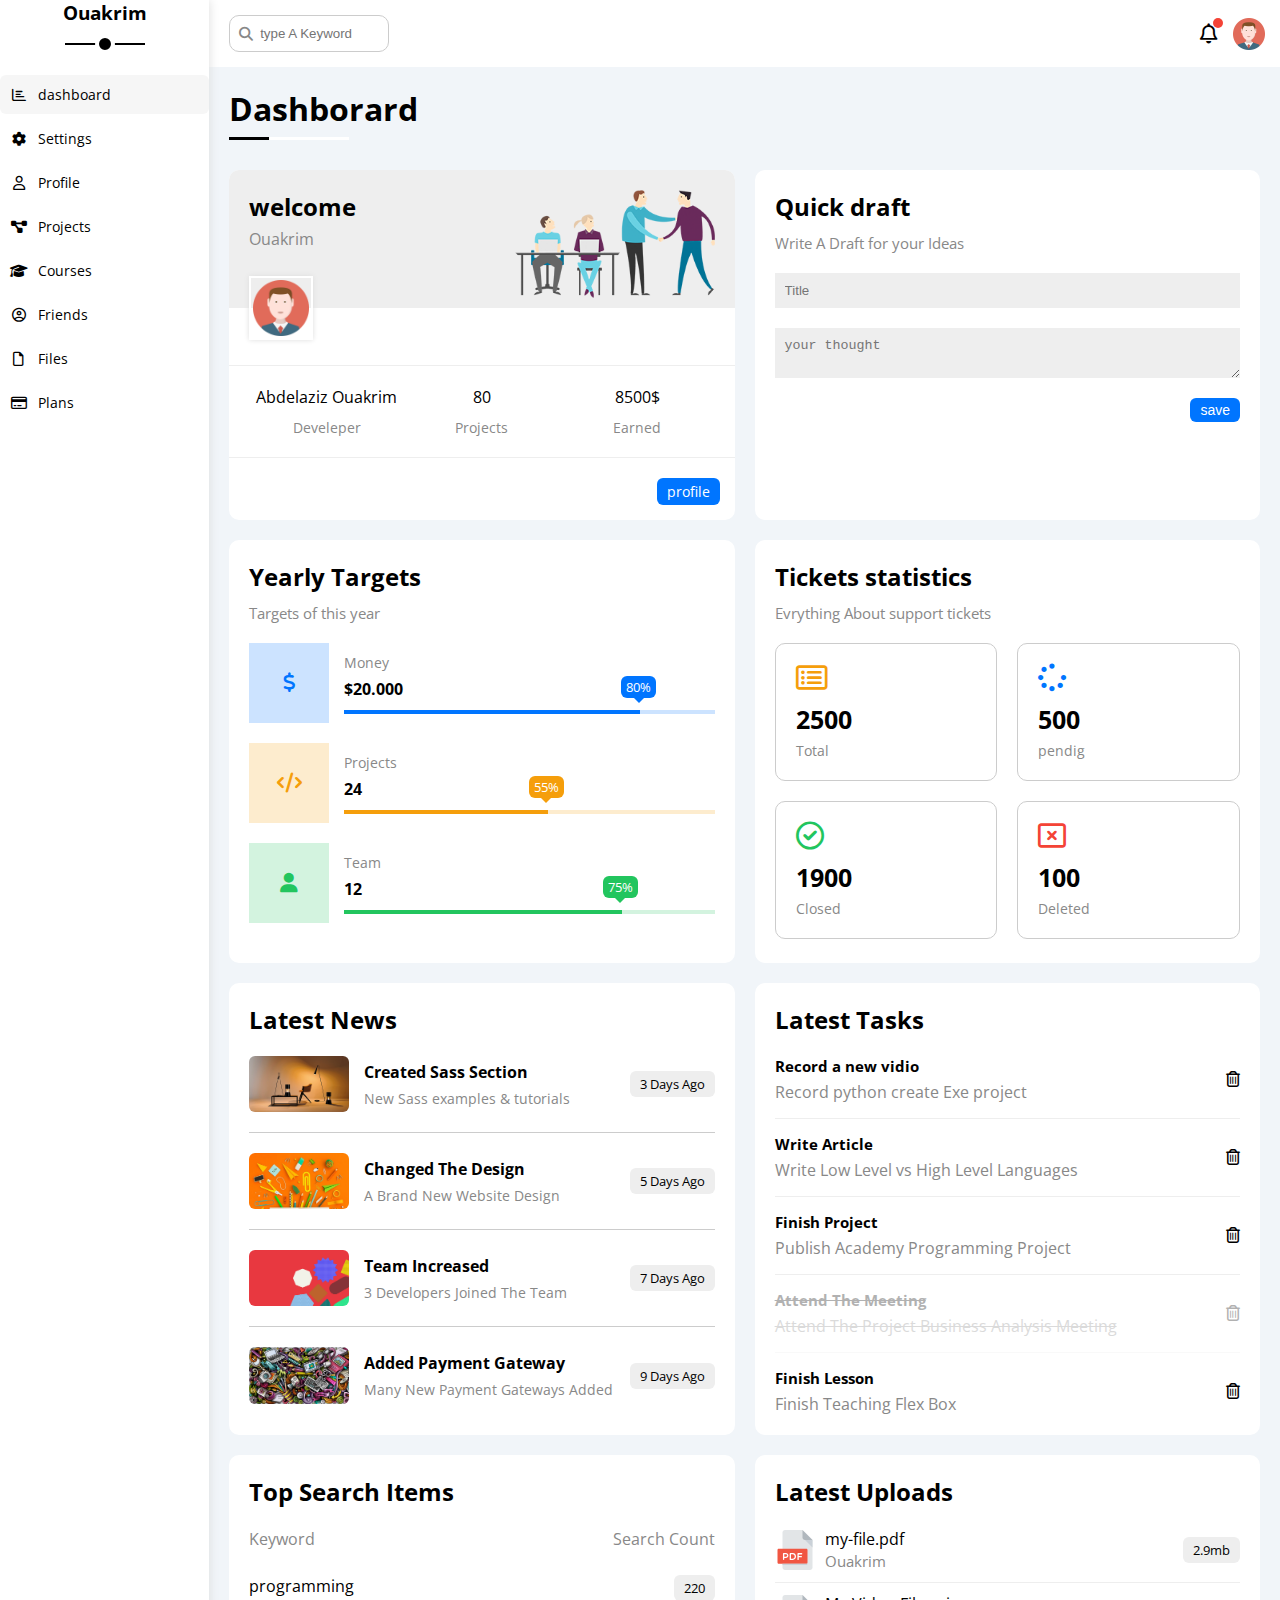
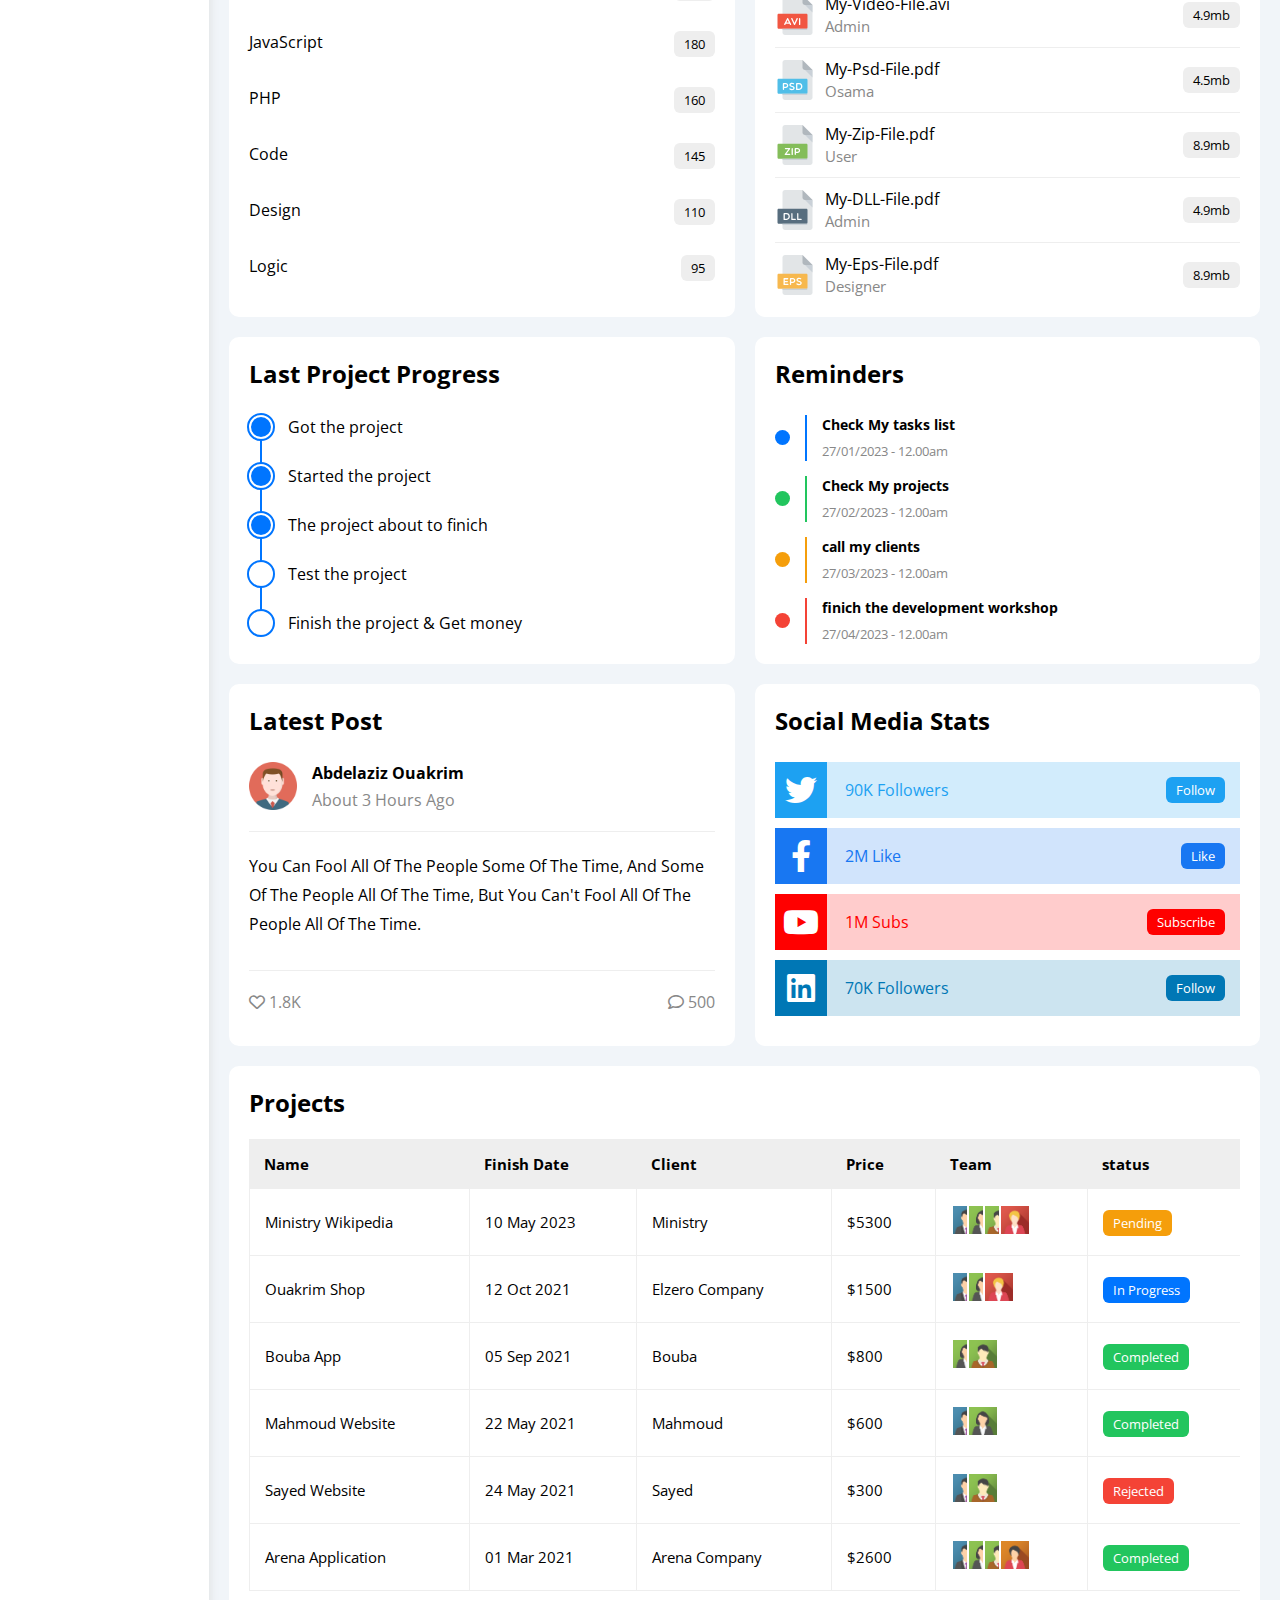
<file: index.html>
<!DOCTYPE html>
<html lang="en">
  <head>
    <meta charset="UTF-8" />
    <meta http-equiv="X-UA-Compatible" content="IE=edge" />
    <meta name="viewport" content="width=device-width, initial-scale=1.0" />
    <title>Ouakrim-dashboard</title>
    <link rel="stylesheet" href="css/all.min.css" />
    <link rel="stylesheet" href="css/freamework.css" />
    <link rel="stylesheet" href="css/master.css" />
    <link rel="preconnect" href="https://fonts.googleapis.com" />
    <link rel="preconnect" href="https://fonts.gstatic.com" crossorigin />
    <link
      href="https://fonts.googleapis.com/css2?family=Open+Sans:,wght@300;500&display=swap"
      rel="stylesheet"
    />
  </head>
  <body>
    <div class="page d-flex">
      <div class="sidebar bg-white p20 p-relative">
        <h3 class="p-relative txt-c mt-0">Ouakrim</h3>
        <ul>
          <li>
            <a
              class="active d-flex align-center fs-14 c-black rad-6 p-10"
              href="index.html"
            >
              <i class="fa-regular fa-chart-bar fa-fw"></i>
              <span>dashboard</span>
            </a>
          </li>
          <li>
            <a
              class="d-flex align-center fs-14 c-black rad-6 p-10"
              href="settings.html"
            >
              <i class="fa-solid fa-gear fa-fw"></i>
              <span>Settings</span>
            </a>
          </li>
          <li>
            <a
              class="d-flex align-center fs-14 c-black rad-6 p-10"
              href="profile.html"
            >
              <i class="fa-regular fa-user fa-fw"></i>
              <span>Profile</span>
            </a>
          </li>
          <li>
            <a
              class="d-flex align-center fs-14 c-black rad-6 p-10"
              href="projects.html"
            >
              <i class="fa-solid fa-diagram-project fa-fw"></i>
              <span>Projects</span>
            </a>
          </li>
          <li>
            <a
              class="d-flex align-center fs-14 c-black rad-6 p-10"
              href="courses.html"
            >
              <i class="fa-solid fa-graduation-cap fa-fw"></i>
              <span>Courses</span>
            </a>
          </li>
          <li>
            <a
              class="d-flex align-center fs-14 c-black rad-6 p-10"
              href="friends.html"
            >
              <i class="fa-regular fa-circle-user fa-fw"></i>
              <span>Friends</span>
            </a>
          </li>
          <li>
            <a
              class="d-flex align-center fs-14 c-black rad-6 p-10"
              href="files.html"
            >
              <i class="fa-regular fa-file fa-fw"></i>
              <span>Files</span>
            </a>
          </li>
          <li>
            <a
              class="d-flex align-center fs-14 c-black rad-6 p-10"
              href="plans.html"
            >
              <i class="fa-regular fa-credit-card fa-fw"></i>
              <span>Plans</span>
            </a>
          </li>
        </ul>
      </div>
      <div class="content w-full">
        <!-- start head  -->
        <div class="head bg-white p-15 between-flex">
          <div class="search p-relative">
            <input class="p-10" type="search" placeholder="type A Keyword" />
          </div>
          <div class="icons d-flex align-center">
            <span class="notification p-relative">
              <i class="fa-regular fa-bell fa-lg"></i>
            </span>
            <img src="imgs/avatar.png" alt="" />
          </div>
        </div>
        <!-- end head  -->
        <h1 class="p-relative">Dashborard</h1>
        <div class="wrapper d-grid gap-20">
          <!-- start welcome widget -->
          <div class="welcome bg-white rad-10 txt-c-mobile block-mobile">
            <div class="intro p-20 d-flex space-between bg-eee">
              <div>
                <h2 class="m-0">welcome</h2>
                <p class="c-grey mt-5">Ouakrim</p>
              </div>
              <img src="imgs/welcome.png" alt="" class="hide-mobile" />
            </div>
            <img src="imgs/avatar.png" alt="" class="avatar" />
            <div class="body txt-c d-flex p-20 mt-20 mb-20 blok-mobile">
              <div>
                Abdelaziz Ouakrim
                <span class="d-block c-grey fs-14 mt-10">Develeper</span>
              </div>
              <div>
                80 <span class="d-block c-grey fs-14 mt-10">Projects</span>
              </div>
              <div>
                8500$<span class="d-block c-grey fs-14 mt-10">Earned</span>
              </div>
            </div>
            <a
              href="profile.html"
              class="visit d-block fs-14 bg-blue c-white w-fit btn-shape"
              >profile</a
            >
          </div>
          <!-- end welcome widget -->
          <!-- start quick draft widget -->
          <div class="quick-draft p-20 bg-white rad-10">
            <h2 class="mt-0 mb-10">Quick draft</h2>
            <p class="mt-0 mb-20 c-grey fs-15">Write A Draft for your Ideas</p>
            <form>
              <input
                class="d-block mb-20 w-full p-10 b-none bg-eee ra-6"
                type="text"
                placeholder="Title"
              />
              <textarea
                class="d-block mb-20 w-full p-10 b-none bg-eee ra-6"
                placeholder="your thought"
              ></textarea>
              <input
                class="save d-block fs-14 bg-blue c-white b-none w-fit btn-shape"
                type="submit"
                value="save"
              />
            </form>
          </div>
          <!-- end quick draft widget -->
          <!-- start targets -->
          <div class="targets p-20 bg-white rad-10">
            <h2 class="mt-0 mb-10">Yearly Targets</h2>
            <p class="mt-0 mb-20 c-grey fs-15">Targets of this year</p>
            <div class="target-row mb-20 blue center-flex">
              <div class="icon center-flex">
                <i class="fa-solid fa-dollar-sign fa-lg c-blue"></i>
              </div>
              <div class="details">
                <span class="fs-14 c-grey">Money</span>
                <span class="d-block mt-5 mb-10 fw-bold">$20.000</span>
                <div class="progress p-relative">
                  <span class="bg-blue blue" style="width: 80%">
                    <span class="bg-blue">80%</span>
                  </span>
                </div>
              </div>
            </div>
            <div class="target-row mb-20 center-flex orange">
              <div class="icon center-flex">
                <i class="fa-solid fa-code fa-lg c-orange"></i>
              </div>
              <div class="details">
                <span class="fs-14 c-grey">Projects</span>
                <span class="d-block mt-5 mb-10 fw-bold">24</span>
                <div class="progress p-relative">
                  <span class="bg-orange orange" style="width: 55%">
                    <span class="bg-orange">55%</span>
                  </span>
                </div>
              </div>
            </div>
            <div class="target-row mb-20 center-flex green">
              <div class="icon center-flex">
                <i class="fa-solid fa-user fa-lg c-green"></i>
              </div>
              <div class="details">
                <span class="fs-14 c-grey">Team</span>
                <span class="d-block mt-5 mb-10 fw-bold">12</span>
                <div class="progress p-relative">
                  <span class="bg-green green" style="width: 75%">
                    <span class="bg-green">75%</span>
                  </span>
                </div>
              </div>
            </div>
          </div>
          <!-- end targets -->
          <!-- start ticket -->
          <div class="tickets p-20 bg-white rad-10">
            <h2 class="mt-0 mb-10">Tickets statistics</h2>
            <p class="mt-0 mb-20 c-grey fs-15">
              Evrything About support tickets
            </p>
            <div class="d-flex text-c gap-20 f-wrap">
              <div class="box p-20 rad-10 fs-14 c-grey">
                <i
                  class="fa-regular fa-rectangle-list fa-2x mb-10 c-orange"
                ></i>
                <span class="d-block c-black fw-bold fs-25 mb-5">2500</span>
                Total
              </div>
              <div class="box p-20 rad-10 fs-14 c-grey">
                <i class="fa-solid fa-spinner fa-2x mb-10 c-blue"></i>
                <span class="d-block c-black fw-bold fs-25 mb-5">500</span>
                pendig
              </div>
              <div class="box p-20 rad-10 fs-14 c-grey">
                <i class="fa-regular fa-circle-check fa-2x mb-10 c-green"></i>
                <span class="d-block c-black fw-bold fs-25 mb-5">1900</span>
                Closed
              </div>
              <div class="box p-20 rad-10 fs-14 c-grey">
                <i class="fa-regular fa-rectangle-xmark fa-2x mb-10 c-red"></i>
                <span class="d-block c-black fw-bold fs-25 mb-5">100</span>
                Deleted
              </div>
            </div>
          </div>
          <!-- end ticket -->
          <!-- start latest news -->
          <div class="latest-news p-20 bg-white rad-10 tex-c-mobile">
            <h2 class="mt-0 mb-20">Latest News</h2>
            <div class="news-row d-flex align-center">
              <img src="imgs/news-01.png" alt="" />
              <div class="info">
                <h3>Created Sass Section</h3>
                <p class="m-0 fs-14 c-grey">New Sass examples & tutorials</p>
              </div>
              <div class="label btn-shape bg-eee fs-13">3 Days Ago</div>
            </div>
            <div class="news-row d-flex align-center">
              <img src="imgs/news-02.png" alt="" />
              <div class="info">
                <h3>Changed The Design</h3>
                <p class="m-0 fs-14 c-grey">A Brand New Website Design</p>
              </div>
              <div class="btn-shape bg-eee fs-13 label">5 Days Ago</div>
            </div>
            <div class="news-row d-flex align-center">
              <img src="imgs/news-03.png" alt="" />
              <div class="info">
                <h3>Team Increased</h3>
                <p class="m-0 fs-14 c-grey">3 Developers Joined The Team</p>
              </div>
              <div class="btn-shape bg-eee fs-13 label">7 Days Ago</div>
            </div>
            <div class="news-row d-flex align-center">
              <img src="imgs/news-04.png" alt="" />
              <div class="info">
                <h3>Added Payment Gateway</h3>
                <p class="m-0 fs-14 c-grey">Many New Payment Gateways Added</p>
              </div>
              <div class="btn-shape bg-eee fs-13 label">9 Days Ago</div>
            </div>
          </div>
          <!-- end latest news -->
          <!-- START tasks -->
          <div class="tasks p-20 bg-white rad-10">
            <h2 class="mt-0 mb-20">Latest Tasks</h2>
            <div class="task-row between-flex">
              <div class="info">
                <h3 class="mt-0 mb-5 fs-15">Record a new vidio</h3>
                <p class="m-0 c-grey">Record python create Exe project</p>
              </div>
              <i class="fa-regular fa-trash-can delete"></i>
            </div>
            <div class="task-row between-flex">
              <div class="info">
                <h3 class="mt-0 mb-5 fs-15">Write Article</h3>
                <p class="m-0 c-grey">
                  Write Low Level vs High Level Languages
                </p>
              </div>
              <i class="fa-regular fa-trash-can delete"></i>
            </div>
            <div class="task-row between-flex">
              <div class="info">
                <h3 class="mt-0 mb-5 fs-15">Finish Project</h3>
                <p class="m-0 c-grey">Publish Academy Programming Project</p>
              </div>
              <i class="fa-regular fa-trash-can delete"></i>
            </div>
            <div class="task-row between-flex done">
              <div class="info">
                <h3 class="mt-0 mb-5 fs-15">Attend The Meeting</h3>
                <p class="m-0 c-grey">
                  Attend The Project Business Analysis Meeting
                </p>
              </div>
              <i class="fa-regular fa-trash-can delete"></i>
            </div>
            <div class="task-row between-flex">
              <div class="info">
                <h3 class="mt-0 mb-5 fs-15">Finish Lesson</h3>
                <p class="m-0 c-grey">Finish Teaching Flex Box</p>
              </div>
              <i class="fa-regular fa-trash-can delete"></i>
            </div>
          </div>
          <!-- end tasks -->
          <!-- start top search -->
          <div class="search-items p-20 bg-white rad-10">
            <h2 class="mt-0 mb-20">Top Search Items</h2>
            <div class="items-head d-flex space-between c-grey mb-10">
              <div>Keyword</div>
              <div>Search Count</div>
            </div>
            <div class="items d-flex space-between pt-15 pb-15">
              <span>programming</span>
              <span class="bg-eee fs-13 btn-shape">220</span>
            </div>
            <div class="items d-flex space-between pt-15 pb-15">
              <span>JavaScript</span>
              <span class="bg-eee btn-shape fs-13">180</span>
            </div>
            <div class="items d-flex space-between pt-15 pb-15">
              <span>PHP</span>
              <span class="bg-eee btn-shape fs-13">160</span>
            </div>
            <div class="items d-flex space-between pt-15 pb-15">
              <span>Code</span>
              <span class="bg-eee btn-shape fs-13">145</span>
            </div>
            <div class="items d-flex space-between pt-15 pb-15">
              <span>Design</span>
              <span class="bg-eee btn-shape fs-13">110</span>
            </div>
            <div class="items d-flex space-between pt-15 pb-15">
              <span>Logic</span>
              <span class="bg-eee btn-shape fs-13">95</span>
            </div>
          </div>
          <!-- end top search -->
          <!-- start latest uploads -->
          <div class="latest-uploads p-20 bg-white rad-10">
            <h2 class="mt-0 mb-20">Latest Uploads</h2>
            <ul class="m-0">
              <li class="between-flex pb-10 mb-10">
                <div class="d-flex align-center">
                  <img class="mr-10" src="imgs/pdf.svg" alt="" />
                  <div>
                    <span class="d-block">my-file.pdf</span>
                    <span class="fs-15 c-grey">Ouakrim</span>
                  </div>
                </div>
                <div class="bg-eee btn-shape fs-13">2.9mb</div>
              </li>
              <li class="between-flex pb-10 mb-10">
                <div class="d-flex align-center">
                  <img class="mr-10" src="imgs/avi.svg" alt="" />
                  <div>
                    <span class="d-block">My-Video-File.avi</span>
                    <span class="fs-15 c-grey">Admin</span>
                  </div>
                </div>
                <div class="bg-eee btn-shape fs-13">4.9mb</div>
              </li>
              <li class="between-flex pb-10 mb-10">
                <div class="d-flex align-center">
                  <img class="mr-10" src="imgs/psd.svg" alt="" />
                  <div>
                    <span class="d-block">My-Psd-File.pdf</span>
                    <span class="fs-15 c-grey">Osama</span>
                  </div>
                </div>
                <div class="bg-eee btn-shape fs-13">4.5mb</div>
              </li>
              <li class="between-flex pb-10 mb-10">
                <div class="d-flex align-center">
                  <img class="mr-10" src="imgs/zip.svg" alt="" />
                  <div>
                    <span class="d-block">My-Zip-File.pdf</span>
                    <span class="fs-15 c-grey">User</span>
                  </div>
                </div>
                <div class="bg-eee btn-shape fs-13">8.9mb</div>
              </li>
              <li class="between-flex pb-10 mb-10">
                <div class="d-flex align-center">
                  <img class="mr-10" src="imgs/dll.svg" alt="" />
                  <div>
                    <span class="d-block">My-DLL-File.pdf</span>
                    <span class="fs-15 c-grey">Admin</span>
                  </div>
                </div>
                <div class="bg-eee btn-shape fs-13">4.9mb</div>
              </li>
              <li class="between-flex">
                <div class="d-flex align-center">
                  <img class="mr-10" src="imgs/eps.svg" alt="" />
                  <div>
                    <span class="d-block">My-Eps-File.pdf</span>
                    <span class="fs-15 c-grey">Designer</span>
                  </div>
                </div>
                <div class="bg-eee btn-shape fs-13">8.9mb</div>
              </li>
            </ul>
          </div>
          <!-- end latest uploads -->
          <!-- start last project steps -->
          <div class="last-project p-relative p-20 bg-white rad-10">
            <h2 class="mt-0 mb-20">Last Project Progress</h2>
            <ul class="m-0 p-relative">
              <li class="mt-25 d-flex align-center done">Got the project</li>
              <li class="mt-25 d-flex align-center done">
                Started the project
              </li>
              <li class="mt-25 d-flex align-center done">
                The project about to finich
              </li>
              <li class="mt-25 d-flex align-center current">
                Test the project
              </li>
              <li class="mt-25 d-flex align-center">
                Finish the project & Get money
              </li>
            </ul>
          </div>
          <!-- end last project steps -->
          <!-- start reminders -->
          <div class="reminders p-relative p-20 bg-white rad-10">
            <h2 class="mt-0 mb-25">Reminders</h2>
            <ul class="m-0">
              <li class="d-flex align-center mt-15">
                <span class="key bg-blue mr-15 d-block rad-half"></span>
                <div class="blue pl-15">
                  <p class="fs-14 fw-bold mt-0 mb-5">Check My tasks list</p>
                  <span class="fs-13 c-grey">27/01/2023 - 12.00am</span>
                </div>
              </li>
              <li class="d-flex align-center mt-15">
                <span class="key bg-green mr-15 d-block rad-half"></span>
                <div class="green pl-15">
                  <p class="fs-14 fw-bold mt-0 mb-5">Check My projects</p>
                  <span class="fs-13 c-grey">27/02/2023 - 12.00am</span>
                </div>
              </li>
              <li class="d-flex align-center mt-15">
                <span class="key bg-orange mr-15 d-block rad-half"></span>
                <div class="orange pl-15">
                  <p class="fs-14 fw-bold mt-0 mb-5">call my clients</p>
                  <span class="fs-13 c-grey">27/03/2023 - 12.00am</span>
                </div>
              </li>
              <li class="d-flex align-center mt-15">
                <span class="key bg-red mr-15 d-block rad-half"></span>
                <div class="red pl-15">
                  <p class="fs-14 fw-bold mt-0 mb-5">
                    finich the development workshop
                  </p>
                  <span class="fs-13 c-grey">27/04/2023 - 12.00am</span>
                </div>
              </li>
            </ul>
          </div>
          <!-- end reminders -->
          <!-- start last post -->
          <div class="latest-post p-20 bg-white rad-10">
            <h2 class="mt-0 mb-25">Latest Post</h2>
            <div class="top d-flex align-center">
              <img class="avatar mr-15" src="imgs/avatar.png" alt="" />
              <div class="info">
                <span class="d-block mb-5 fw-bold">Abdelaziz Ouakrim</span>
                <span class="c-grey">About 3 Hours Ago</span>
              </div>
            </div>
            <div class="post-content text-c-mobile pt-20 pb-20 mt-20 mb-20">
              You Can Fool All Of The People Some Of The Time, And Some Of The
              People All Of The Time, But You Can't Fool All Of The People All
              Of The Time.
            </div>
            <div class="post-stats between-flex c-grey">
              <div>
                <i class="fa-regular fa-heart"></i>
                <span>1.8K</span>
              </div>
              <div>
                <i class="fa-regular fa-comment"></i>
                <span>500</span>
              </div>
            </div>
          </div>
          <!-- end last post -->
          <!-- Start Social Media Stats Widget -->
          <div class="social-media p-20 bg-white rad-10 p-relative">
            <h2 class="mt-0 mb-25">Social Media Stats</h2>
            <div class="box twitter p-15 p-relative mb-10 between-flex">
              <i
                class="fa-brands fa-twitter fa-2x c-white h-full center-flex"
              ></i>
              <span>90K Followers</span>
              <a class="fs-13 c-white btn-shape" href="#">Follow</a>
            </div>
            <div class="box facebook p-15 p-relative mb-10 between-flex">
              <i
                class="fa-brands fa-facebook-f fa-2x c-white h-full center-flex"
              ></i>
              <span>2M Like</span>
              <a class="fs-13 c-white btn-shape" href="#">Like</a>
            </div>
            <div class="box youtube p-15 p-relative mb-10 between-flex">
              <i
                class="fa-brands fa-youtube fa-2x c-white h-full center-flex"
              ></i>
              <span>1M Subs</span>
              <a class="fs-13 c-white btn-shape" href="#">Subscribe</a>
            </div>
            <div class="box linkedin p-15 p-relative mb-10 between-flex">
              <i
                class="fa-brands fa-linkedin fa-2x c-white h-full center-flex"
              ></i>
              <span>70K Followers</span>
              <a class="fs-13 c-white btn-shape" href="#">Follow</a>
            </div>
          </div>
          <!-- Start End Media Stats Widget -->
        </div>
        <!-- start projects table -->
        <div class="projects p-20 bg-white rad-10 m-20">
          <h2 class="mt-0 mb-20">Projects</h2>
          <div class="responsive-table">
            <table class="fs-15 w-full">
              <thead>
                <tr>
                  <td>Name</td>
                  <td>Finish Date</td>
                  <td>Client</td>
                  <td>Price</td>
                  <td>Team</td>
                  <td>status</td>
                </tr>
              </thead>
              <tbody>
                <tr>
                  <td>Ministry Wikipedia</td>
                  <td>10 May 2023</td>
                  <td>Ministry</td>
                  <td>$5300</td>
                  <td>
                    <img src="imgs/team-01.png" alt="" />
                    <img src="imgs/team-02.png" alt="" />
                    <img src="imgs/team-03.png" alt="" />
                    <img src="imgs/team-05.png" alt="" />
                  </td>
                  <td>
                    <span class="label btn-shape bg-orange c-white"
                      >Pending</span
                    >
                  </td>
                </tr>
                <tr>
                  <td>Ouakrim Shop</td>
                  <td>12 Oct 2021</td>
                  <td>Elzero Company</td>
                  <td>$1500</td>
                  <td>
                    <img src="imgs/team-01.png" alt="" />
                    <img src="imgs/team-02.png" alt="" />
                    <img src="imgs/team-05.png" alt="" />
                  </td>
                  <td>
                    <span class="label btn-shape bg-blue c-white"
                      >In Progress</span
                    >
                  </td>
                </tr>
                <tr>
                  <td>Bouba App</td>
                  <td>05 Sep 2021</td>
                  <td>Bouba</td>
                  <td>$800</td>
                  <td>
                    <img src="imgs/team-02.png" alt="" />
                    <img src="imgs/team-03.png" alt="" />
                  </td>
                  <td>
                    <span class="label btn-shape bg-green c-white"
                      >Completed</span
                    >
                  </td>
                </tr>
                <tr>
                  <td>Mahmoud Website</td>
                  <td>22 May 2021</td>
                  <td>Mahmoud</td>
                  <td>$600</td>
                  <td>
                    <img src="imgs/team-01.png" alt="" />
                    <img src="imgs/team-02.png" alt="" />
                  </td>
                  <td>
                    <span class="label btn-shape bg-green c-white"
                      >Completed</span
                    >
                  </td>
                </tr>
                <tr>
                  <td>Sayed Website</td>
                  <td>24 May 2021</td>
                  <td>Sayed</td>
                  <td>$300</td>
                  <td>
                    <img src="imgs/team-01.png" alt="" />
                    <img src="imgs/team-03.png" alt="" />
                  </td>
                  <td>
                    <span class="label btn-shape bg-red c-white">Rejected</span>
                  </td>
                </tr>
                <tr>
                  <td>Arena Application</td>
                  <td>01 Mar 2021</td>
                  <td>Arena Company</td>
                  <td>$2600</td>
                  <td>
                    <img src="imgs/team-01.png" alt="" />
                    <img src="imgs/team-02.png" alt="" />
                    <img src="imgs/team-03.png" alt="" />
                    <img src="imgs/team-04.png" alt="" />
                  </td>
                  <td>
                    <span class="label btn-shape bg-green c-white"
                      >Completed</span
                    >
                  </td>
                </tr>
              </tbody>
            </table>
          </div>
        </div>
        <!-- end projects table -->
      </div>
    </div>
  </body>
</html>
</file>
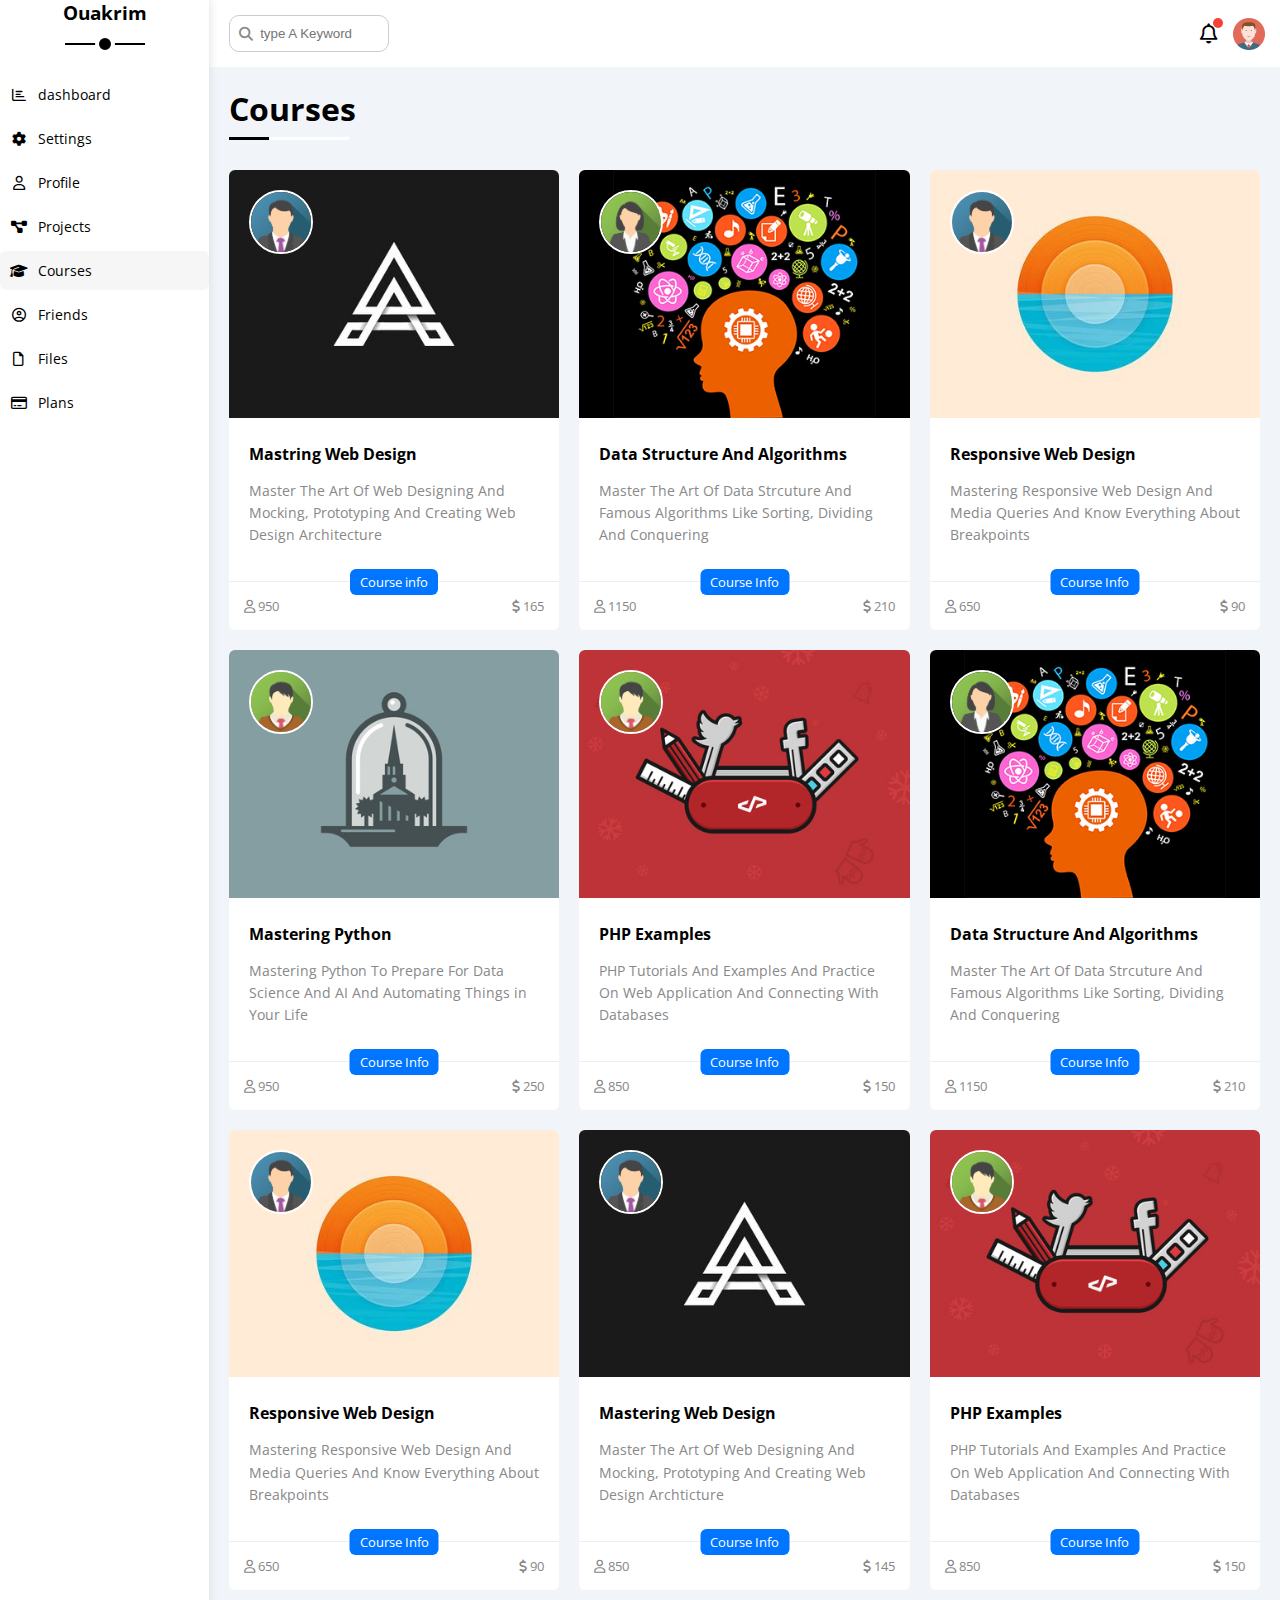
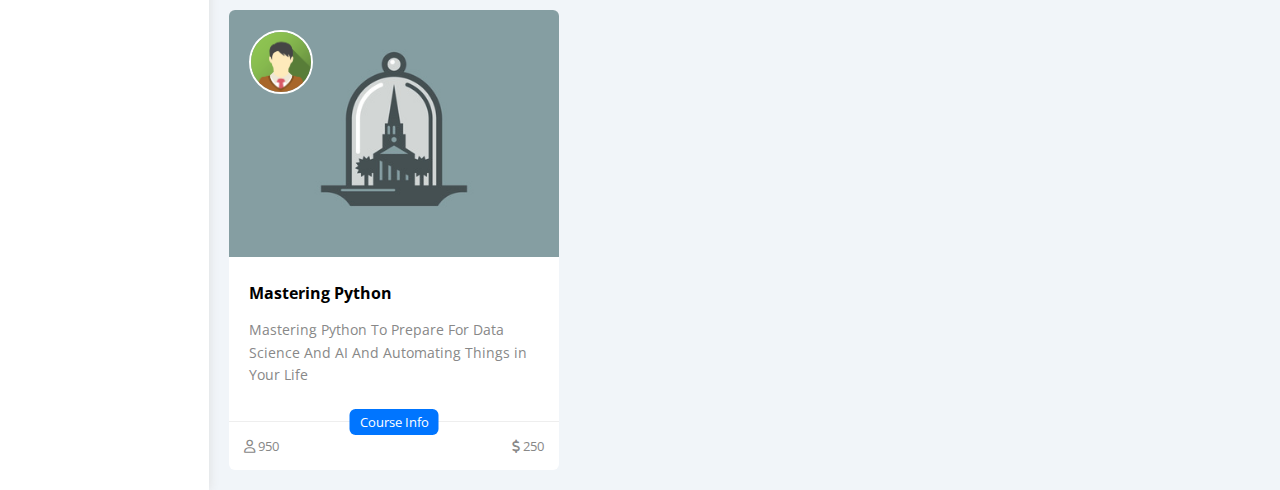
<file: courses.html>
<!DOCTYPE html>
<html lang="en">
  <head>
    <meta charset="UTF-8" />
    <meta http-equiv="X-UA-Compatible" content="IE=edge" />
    <meta name="viewport" content="width=device-width, initial-scale=1.0" />
    <title>Courses</title>
    <link rel="stylesheet" href="css/all.min.css" />
    <link rel="stylesheet" href="css/freamework.css" />
    <link rel="stylesheet" href="css/master.css" />
    <link rel="preconnect" href="https://fonts.googleapis.com" />
    <link rel="preconnect" href="https://fonts.gstatic.com" crossorigin />
    <link
      href="https://fonts.googleapis.com/css2?family=Open+Sans:,wght@300;500&display=swap"
      rel="stylesheet"
    />
  </head>
  <body>
    <div class="page d-flex">
      <div class="sidebar bg-white p20 p-relative">
        <h3 class="p-relative txt-c mt-0">Ouakrim</h3>
        <ul>
          <li>
            <a
              class="d-flex align-center fs-14 c-black rad-6 p-10"
              href="index.html"
            >
              <i class="fa-regular fa-chart-bar fa-fw"></i>
              <span>dashboard</span>
            </a>
          </li>
          <li>
            <a
              class="d-flex align-center fs-14 c-black rad-6 p-10"
              href="settings.html"
            >
              <i class="fa-solid fa-gear fa-fw"></i>
              <span>Settings</span>
            </a>
          </li>
          <li>
            <a
              class="d-flex align-center fs-14 c-black rad-6 p-10"
              href="profile.html"
            >
              <i class="fa-regular fa-user fa-fw"></i>
              <span>Profile</span>
            </a>
          </li>
          <li>
            <a
              class="d-flex align-center fs-14 c-black rad-6 p-10"
              href="projects.html"
            >
              <i class="fa-solid fa-diagram-project fa-fw"></i>
              <span>Projects</span>
            </a>
          </li>
          <li>
            <a
              class="active d-flex align-center fs-14 c-black rad-6 p-10"
              href="courses.html"
            >
              <i class="fa-solid fa-graduation-cap fa-fw"></i>
              <span>Courses</span>
            </a>
          </li>
          <li>
            <a
              class="d-flex align-center fs-14 c-black rad-6 p-10"
              href="friends.html"
            >
              <i class="fa-regular fa-circle-user fa-fw"></i>
              <span>Friends</span>
            </a>
          </li>
          <li>
            <a
              class="d-flex align-center fs-14 c-black rad-6 p-10"
              href="files.html"
            >
              <i class="fa-regular fa-file fa-fw"></i>
              <span>Files</span>
            </a>
          </li>
          <li>
            <a
              class="d-flex align-center fs-14 c-black rad-6 p-10"
              href="plans.html"
            >
              <i class="fa-regular fa-credit-card fa-fw"></i>
              <span>Plans</span>
            </a>
          </li>
        </ul>
      </div>
      <div class="content w-full">
        <!-- start head  -->
        <div class="head bg-white p-15 between-flex">
          <div class="search p-relative">
            <input class="p-10" type="search" placeholder="type A Keyword" />
          </div>
          <div class="icons d-flex align-center">
            <span class="notification p-relative">
              <i class="fa-regular fa-bell fa-lg"></i>
            </span>
            <img src="imgs/avatar.png" alt="" />
          </div>
        </div>
        <!-- end head  -->
        <h1 class="p-relative">Courses</h1>
        <div class="courses-page d-grid m-20 gap-20">
          <div class="course bg-white rad-6 p-relative">
            <img class="cover" src="imgs/course-01.jpg" alt="" />
            <img class="instructor" src="imgs/team-01.png" alt="" />
            <div class="p-20">
              <h4 class="m-0">Mastring Web Design</h4>
              <p class="description c-grey mt-15 fs-14">
                Master The Art Of Web Designing And Mocking, Prototyping And
                Creating Web Design Architecture
              </p>
            </div>
            <div class="info p-15 p-relative between-flex">
              <span class="title bg-blue c-white btn-shape">Course info</span>
              <span class="c-grey">
                <i class="fa-regular fa-user"></i>
                950
              </span>
              <span class="c-grey">
                <i class="fa-solid fa-dollar-sign"></i>
                165
              </span>
            </div>
          </div>
          <div class="course bg-white rad-6 p-relative">
            <img class="cover" src="imgs/course-02.jpg" alt="" />
            <img class="instructor" src="imgs/team-02.png" alt="" />
            <div class="p-20">
              <h4 class="m-0">Data Structure And Algorithms</h4>
              <p class="description c-grey mt-15 fs-14">
                Master The Art Of Data Strcuture And Famous Algorithms Like
                Sorting, Dividing And Conquering
              </p>
            </div>
            <div class="info p-15 p-relative between-flex">
              <span class="title bg-blue c-white btn-shape">Course Info</span>
              <span class="c-grey">
                <i class="fa-regular fa-user"></i> 1150</span
              >
              <span class="c-grey"
                ><i class="fa-solid fa-dollar-sign"></i> 210</span
              >
            </div>
          </div>
          <div class="course bg-white rad-6 p-relative">
            <img class="cover" src="imgs/course-03.jpg" alt="" />
            <img class="instructor" src="imgs/team-01.png" alt="" />
            <div class="p-20">
              <h4 class="m-0">Responsive Web Design</h4>
              <p class="description c-grey mt-15 fs-14">
                Mastering Responsive Web Design And Media Queries And Know
                Everything About Breakpoints
              </p>
            </div>
            <div class="info p-15 p-relative between-flex">
              <span class="title bg-blue c-white btn-shape">Course Info</span>
              <span class="c-grey">
                <i class="fa-regular fa-user"></i> 650</span
              >
              <span class="c-grey"
                ><i class="fa-solid fa-dollar-sign"></i> 90</span
              >
            </div>
          </div>
          <div class="course bg-white rad-6 p-relative">
            <img class="cover" src="imgs/course-04.jpg" alt="" />
            <img class="instructor" src="imgs/team-03.png" alt="" />
            <div class="p-20">
              <h4 class="m-0">Mastering Python</h4>
              <p class="description c-grey mt-15 fs-14">
                Mastering Python To Prepare For Data Science And AI And
                Automating Things in Your Life
              </p>
            </div>
            <div class="info p-15 p-relative between-flex">
              <span class="title bg-blue c-white btn-shape">Course Info</span>
              <span class="c-grey">
                <i class="fa-regular fa-user"></i> 950</span
              >
              <span class="c-grey"
                ><i class="fa-solid fa-dollar-sign"></i> 250</span
              >
            </div>
          </div>
          <div class="course bg-white rad-6 p-relative">
            <img class="cover" src="imgs/course-05.jpg" alt="" />
            <img class="instructor" src="imgs/team-03.png" alt="" />
            <div class="p-20">
              <h4 class="m-0">PHP Examples</h4>
              <p class="description c-grey mt-15 fs-14">
                PHP Tutorials And Examples And Practice On Web Application And
                Connecting With Databases
              </p>
            </div>
            <div class="info p-15 p-relative between-flex">
              <span class="title bg-blue c-white btn-shape">Course Info</span>
              <span class="c-grey">
                <i class="fa-regular fa-user"></i> 850</span
              >
              <span class="c-grey"
                ><i class="fa-solid fa-dollar-sign"></i> 150</span
              >
            </div>
          </div>
          <div class="course bg-white rad-6 p-relative">
            <img class="cover" src="imgs/course-02.jpg" alt="" />
            <img class="instructor" src="imgs/team-02.png" alt="" />
            <div class="p-20">
              <h4 class="m-0">Data Structure And Algorithms</h4>
              <p class="description c-grey mt-15 fs-14">
                Master The Art Of Data Strcuture And Famous Algorithms Like
                Sorting, Dividing And Conquering
              </p>
            </div>
            <div class="info p-15 p-relative between-flex">
              <span class="title bg-blue c-white btn-shape">Course Info</span>
              <span class="c-grey">
                <i class="fa-regular fa-user"></i> 1150</span
              >
              <span class="c-grey"
                ><i class="fa-solid fa-dollar-sign"></i> 210</span
              >
            </div>
          </div>
          <div class="course bg-white rad-6 p-relative">
            <img class="cover" src="imgs/course-03.jpg" alt="" />
            <img class="instructor" src="imgs/team-01.png" alt="" />
            <div class="p-20">
              <h4 class="m-0">Responsive Web Design</h4>
              <p class="description c-grey mt-15 fs-14">
                Mastering Responsive Web Design And Media Queries And Know
                Everything About Breakpoints
              </p>
            </div>
            <div class="info p-15 p-relative between-flex">
              <span class="title bg-blue c-white btn-shape">Course Info</span>
              <span class="c-grey">
                <i class="fa-regular fa-user"></i> 650</span
              >
              <span class="c-grey"
                ><i class="fa-solid fa-dollar-sign"></i> 90</span
              >
            </div>
          </div>
          <div class="course bg-white rad-6 p-relative">
            <img class="cover" src="imgs/course-01.jpg" alt="" />
            <img class="instructor" src="imgs/team-01.png" alt="" />
            <div class="p-20">
              <h4 class="m-0">Mastering Web Design</h4>
              <p class="description c-grey mt-15 fs-14">
                Master The Art Of Web Designing And Mocking, Prototyping And
                Creating Web Design Archticture
              </p>
            </div>
            <div class="info p-15 p-relative between-flex">
              <span class="title bg-blue c-white btn-shape">Course Info</span>
              <span class="c-grey">
                <i class="fa-regular fa-user"></i> 850</span
              >
              <span class="c-grey"
                ><i class="fa-solid fa-dollar-sign"></i> 145</span
              >
            </div>
          </div>
          <div class="course bg-white rad-6 p-relative">
            <img class="cover" src="imgs/course-05.jpg" alt="" />
            <img class="instructor" src="imgs/team-03.png" alt="" />
            <div class="p-20">
              <h4 class="m-0">PHP Examples</h4>
              <p class="description c-grey mt-15 fs-14">
                PHP Tutorials And Examples And Practice On Web Application And
                Connecting With Databases
              </p>
            </div>
            <div class="info p-15 p-relative between-flex">
              <span class="title bg-blue c-white btn-shape">Course Info</span>
              <span class="c-grey">
                <i class="fa-regular fa-user"></i> 850</span
              >
              <span class="c-grey"
                ><i class="fa-solid fa-dollar-sign"></i> 150</span
              >
            </div>
          </div>
          <div class="course bg-white rad-6 p-relative">
            <img class="cover" src="imgs/course-04.jpg" alt="" />
            <img class="instructor" src="imgs/team-03.png" alt="" />
            <div class="p-20">
              <h4 class="m-0">Mastering Python</h4>
              <p class="description c-grey mt-15 fs-14">
                Mastering Python To Prepare For Data Science And AI And
                Automating Things in Your Life
              </p>
            </div>
            <div class="info p-15 p-relative between-flex">
              <span class="title bg-blue c-white btn-shape">Course Info</span>
              <span class="c-grey">
                <i class="fa-regular fa-user"></i> 950</span
              >
              <span class="c-grey"
                ><i class="fa-solid fa-dollar-sign"></i> 250</span
              >
            </div>
          </div>
        </div>
      </div>
    </div>
  </body>
</html>
</file>
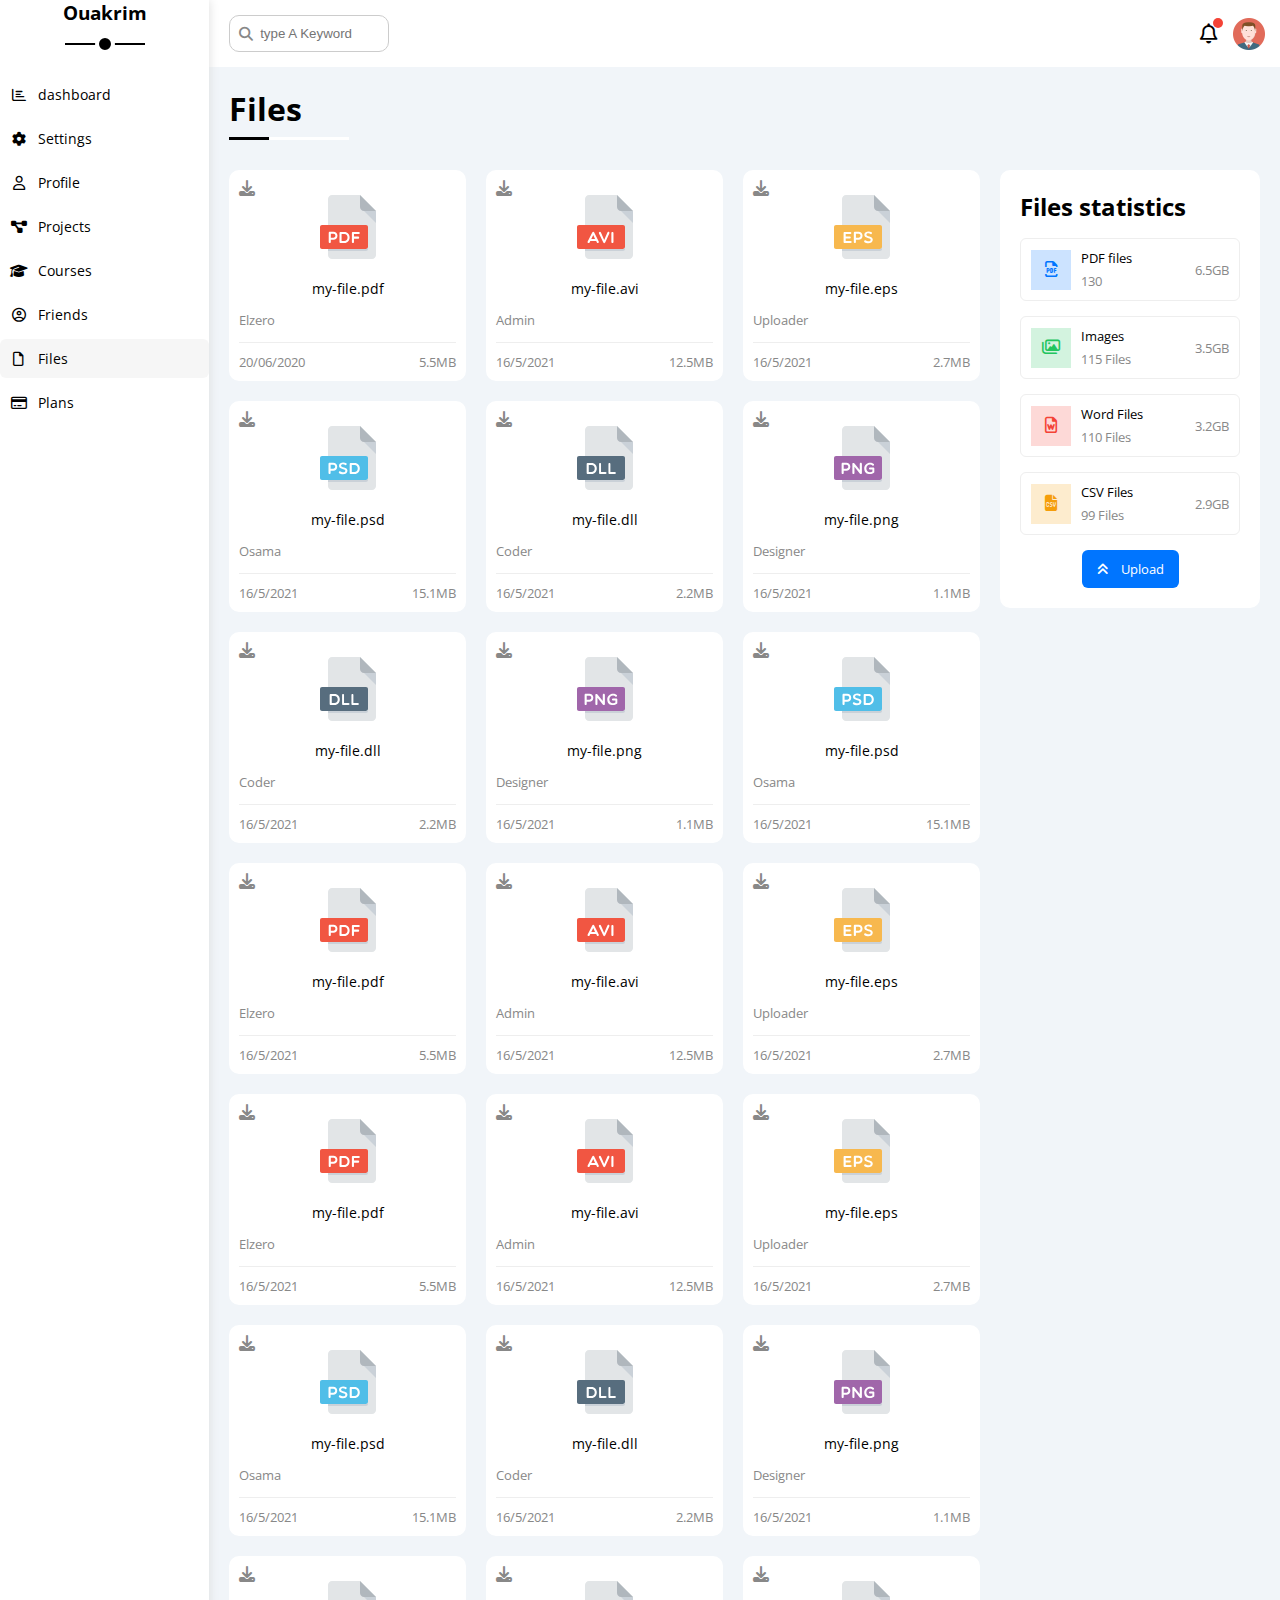
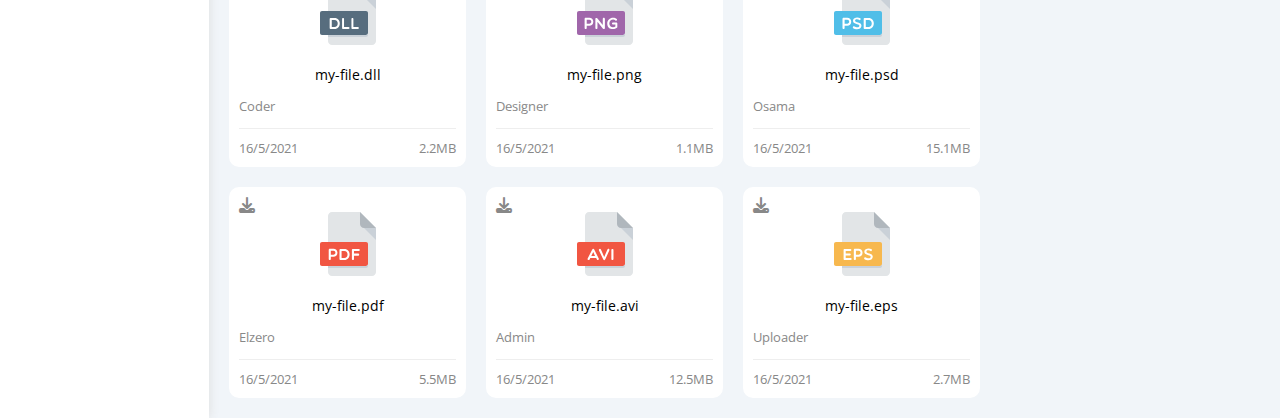
<file: files.html>
<!DOCTYPE html>
<html lang="en">
  <head>
    <meta charset="UTF-8" />
    <meta http-equiv="X-UA-Compatible" content="IE=edge" />
    <meta name="viewport" content="width=device-width, initial-scale=1.0" />
    <title>Files</title>
    <link rel="stylesheet" href="css/all.min.css" />
    <link rel="stylesheet" href="css/freamework.css" />
    <link rel="stylesheet" href="css/master.css" />
    <link rel="preconnect" href="https://fonts.googleapis.com" />
    <link rel="preconnect" href="https://fonts.gstatic.com" crossorigin />
    <link
      href="https://fonts.googleapis.com/css2?family=Open+Sans:,wght@300;500&display=swap"
      rel="stylesheet"
    />
  </head>
  <body>
    <div class="page d-flex">
      <div class="sidebar bg-white p20 p-relative">
        <h3 class="p-relative txt-c mt-0">Ouakrim</h3>
        <ul>
          <li>
            <a
              class="d-flex align-center fs-14 c-black rad-6 p-10"
              href="index.html"
            >
              <i class="fa-regular fa-chart-bar fa-fw"></i>
              <span>dashboard</span>
            </a>
          </li>
          <li>
            <a
              class="d-flex align-center fs-14 c-black rad-6 p-10"
              href="settings.html"
            >
              <i class="fa-solid fa-gear fa-fw"></i>
              <span>Settings</span>
            </a>
          </li>
          <li>
            <a
              class="d-flex align-center fs-14 c-black rad-6 p-10"
              href="profile.html"
            >
              <i class="fa-regular fa-user fa-fw"></i>
              <span>Profile</span>
            </a>
          </li>
          <li>
            <a
              class="d-flex align-center fs-14 c-black rad-6 p-10"
              href="projects.html"
            >
              <i class="fa-solid fa-diagram-project fa-fw"></i>
              <span>Projects</span>
            </a>
          </li>
          <li>
            <a
              class="d-flex align-center fs-14 c-black rad-6 p-10"
              href="courses.html"
            >
              <i class="fa-solid fa-graduation-cap fa-fw"></i>
              <span>Courses</span>
            </a>
          </li>
          <li>
            <a
              class="d-flex align-center fs-14 c-black rad-6 p-10"
              href="friends.html"
            >
              <i class="fa-regular fa-circle-user fa-fw"></i>
              <span>Friends</span>
            </a>
          </li>
          <li>
            <a
              class="active d-flex align-center fs-14 c-black rad-6 p-10"
              href="files.html"
            >
              <i class="fa-regular fa-file fa-fw"></i>
              <span>Files</span>
            </a>
          </li>
          <li>
            <a
              class="d-flex align-center fs-14 c-black rad-6 p-10"
              href="plans.html"
            >
              <i class="fa-regular fa-credit-card fa-fw"></i>
              <span>Plans</span>
            </a>
          </li>
        </ul>
      </div>
      <div class="content w-full">
        <!-- start head  -->
        <div class="head bg-white p-15 between-flex">
          <div class="search p-relative">
            <input class="p-10" type="search" placeholder="type A Keyword" />
          </div>
          <div class="icons d-flex align-center">
            <span class="notification p-relative">
              <i class="fa-regular fa-bell fa-lg"></i>
            </span>
            <img src="imgs/avatar.png" alt="" />
          </div>
        </div>
        <!-- end head  -->
        <h1 class="p-relative">Files</h1>
        <div class="files-page d-flex m-20 gap-20">
          <div class="files-stats p-20 bg-white rad-10">
            <h2 class="mt-0 mb-15 txt-c-mobile">Files statistics</h2>
            <div class="d-flex align-center border-eee p-10 rad-6 mb-15 fs-13">
              <i
                class="fa-regular fa-file-pdf fa-lg blue center-flex c-blue icon"
              ></i>
              <div class="info">
                <span>PDF files</span>
                <span class="c-grey d-block mt-5">130</span>
              </div>
              <div class="size c-grey">6.5GB</div>
            </div>
            <div class="d-flex align-center border-eee p-10 rad-6 mb-15 fs-13">
              <i
                class="fa-regular fa-images fa-lg green center-flex c-green icon"
              ></i>
              <div class="info">
                <span>Images</span>
                <span class="c-grey d-block mt-5">115 Files</span>
              </div>
              <div class="size c-grey">3.5GB</div>
            </div>
            <div class="d-flex align-center border-eee p-10 rad-6 mb-15 fs-13">
              <i
                class="fa-regular fa-file-word fa-lg red center-flex c-red icon"
              ></i>
              <div class="info">
                <span>Word Files</span>
                <span class="c-grey d-block mt-5">110 Files</span>
              </div>
              <div class="size c-grey">3.2GB</div>
            </div>
            <div class="d-flex align-center border-eee p-10 rad-6 fs-13">
              <i
                class="fa-solid fa-file-csv fa-lg orange center-flex c-orange icon"
              ></i>
              <div class="info">
                <span>CSV Files</span>
                <span class="c-grey d-block mt-5">99 Files</span>
              </div>
              <div class="size c-grey">2.9GB</div>
            </div>
            <a
              class="upload bg-blue c-white fs-13 rad-6 d-block w-fit"
              href="#"
            >
              <i class="fa-solid fa-angles-up mr-10"></i>
              Upload
            </a>
          </div>
          <div class="files-content d-grid gap-20">
            <div class="file bg-white p-10 rad-10">
              <i class="fa-solid fa-download c-grey p-absolute"></i>
              <div class="icon txt-c">
                <img class="mt-15 mb-15" src="imgs/pdf.svg" alt="" />
              </div>
              <div class="txt-c mb-10 fs-14">my-file.pdf</div>
              <p class="c-grey fs-13">Elzero</p>
              <div class="info between-flex mt-10 pt-10 fs-13 c-grey">
                <span>20/06/2020</span>
                <span>5.5MB</span>
              </div>
            </div>
            <div class="file bg-white p-10 rad-10">
              <i class="fa-solid fa-download c-grey p-absolute"></i>
              <div class="icon txt-c">
                <img class="mt-15 mb-15" src="imgs/avi.svg" alt="" />
              </div>
              <div class="txt-c mb-10 fs-14">my-file.avi</div>
              <p class="c-grey fs-13">Admin</p>
              <div class="info between-flex mt-10 pt-10 fs-13 c-grey">
                <span>16/5/2021</span>
                <span>12.5MB</span>
              </div>
            </div>
            <div class="file bg-white p-10 rad-10">
              <i class="fa-solid fa-download c-grey p-absolute"></i>
              <div class="icon txt-c">
                <img class="mt-15 mb-15" src="imgs/eps.svg" alt="" />
              </div>
              <div class="txt-c mb-10 fs-14">my-file.eps</div>
              <p class="c-grey fs-13">Uploader</p>
              <div class="info between-flex mt-10 pt-10 fs-13 c-grey">
                <span>16/5/2021</span>
                <span>2.7MB</span>
              </div>
            </div>
            <div class="file bg-white p-10 rad-10">
              <i class="fa-solid fa-download c-grey p-absolute"></i>
              <div class="icon txt-c">
                <img class="mt-15 mb-15" src="imgs/psd.svg" alt="" />
              </div>
              <div class="txt-c mb-10 fs-14">my-file.psd</div>
              <p class="c-grey fs-13">Osama</p>
              <div class="info between-flex mt-10 pt-10 fs-13 c-grey">
                <span>16/5/2021</span>
                <span>15.1MB</span>
              </div>
            </div>
            <div class="file bg-white p-10 rad-10">
              <i class="fa-solid fa-download c-grey p-absolute"></i>
              <div class="icon txt-c">
                <img class="mt-15 mb-15" src="imgs/dll.svg" alt="" />
              </div>
              <div class="txt-c mb-10 fs-14">my-file.dll</div>
              <p class="c-grey fs-13">Coder</p>
              <div class="info between-flex mt-10 pt-10 fs-13 c-grey">
                <span>16/5/2021</span>
                <span>2.2MB</span>
              </div>
            </div>
            <div class="file bg-white p-10 rad-10">
              <i class="fa-solid fa-download c-grey p-absolute"></i>
              <div class="icon txt-c">
                <img class="mt-15 mb-15" src="imgs/png.svg" alt="" />
              </div>
              <div class="txt-c mb-10 fs-14">my-file.png</div>
              <p class="c-grey fs-13">Designer</p>
              <div class="info between-flex mt-10 pt-10 fs-13 c-grey">
                <span>16/5/2021</span>
                <span>1.1MB</span>
              </div>
            </div>
            <div class="file bg-white p-10 rad-10">
              <i class="fa-solid fa-download c-grey p-absolute"></i>
              <div class="icon txt-c">
                <img class="mt-15 mb-15" src="imgs/dll.svg" alt="" />
              </div>
              <div class="txt-c mb-10 fs-14">my-file.dll</div>
              <p class="c-grey fs-13">Coder</p>
              <div class="info between-flex mt-10 pt-10 fs-13 c-grey">
                <span>16/5/2021</span>
                <span>2.2MB</span>
              </div>
            </div>
            <div class="file bg-white p-10 rad-10">
              <i class="fa-solid fa-download c-grey p-absolute"></i>
              <div class="icon txt-c">
                <img class="mt-15 mb-15" src="imgs/png.svg" alt="" />
              </div>
              <div class="txt-c mb-10 fs-14">my-file.png</div>
              <p class="c-grey fs-13">Designer</p>
              <div class="info between-flex mt-10 pt-10 fs-13 c-grey">
                <span>16/5/2021</span>
                <span>1.1MB</span>
              </div>
            </div>
            <div class="file bg-white p-10 rad-10">
              <i class="fa-solid fa-download c-grey p-absolute"></i>
              <div class="icon txt-c">
                <img class="mt-15 mb-15" src="imgs/psd.svg" alt="" />
              </div>
              <div class="txt-c mb-10 fs-14">my-file.psd</div>
              <p class="c-grey fs-13">Osama</p>
              <div class="info between-flex mt-10 pt-10 fs-13 c-grey">
                <span>16/5/2021</span>
                <span>15.1MB</span>
              </div>
            </div>
            <div class="file bg-white p-10 rad-10">
              <i class="fa-solid fa-download c-grey p-absolute"></i>
              <div class="icon txt-c">
                <img class="mt-15 mb-15" src="imgs/pdf.svg" alt="" />
              </div>
              <div class="txt-c mb-10 fs-14">my-file.pdf</div>
              <p class="c-grey fs-13">Elzero</p>
              <div class="info between-flex mt-10 pt-10 fs-13 c-grey">
                <span>16/5/2021</span>
                <span>5.5MB</span>
              </div>
            </div>
            <div class="file bg-white p-10 rad-10">
              <i class="fa-solid fa-download c-grey p-absolute"></i>
              <div class="icon txt-c">
                <img class="mt-15 mb-15" src="imgs/avi.svg" alt="" />
              </div>
              <div class="txt-c mb-10 fs-14">my-file.avi</div>
              <p class="c-grey fs-13">Admin</p>
              <div class="info between-flex mt-10 pt-10 fs-13 c-grey">
                <span>16/5/2021</span>
                <span>12.5MB</span>
              </div>
            </div>
            <div class="file bg-white p-10 rad-10">
              <i class="fa-solid fa-download c-grey p-absolute"></i>
              <div class="icon txt-c">
                <img class="mt-15 mb-15" src="imgs/eps.svg" alt="" />
              </div>
              <div class="txt-c mb-10 fs-14">my-file.eps</div>
              <p class="c-grey fs-13">Uploader</p>
              <div class="info between-flex mt-10 pt-10 fs-13 c-grey">
                <span>16/5/2021</span>
                <span>2.7MB</span>
              </div>
            </div>
            <div class="file bg-white p-10 rad-10">
              <i class="fa-solid fa-download c-grey p-absolute"></i>
              <div class="icon txt-c">
                <img class="mt-15 mb-15" src="imgs/pdf.svg" alt="" />
              </div>
              <div class="txt-c mb-10 fs-14">my-file.pdf</div>
              <p class="c-grey fs-13">Elzero</p>
              <div class="info between-flex mt-10 pt-10 fs-13 c-grey">
                <span>16/5/2021</span>
                <span>5.5MB</span>
              </div>
            </div>
            <div class="file bg-white p-10 rad-10">
              <i class="fa-solid fa-download c-grey p-absolute"></i>
              <div class="icon txt-c">
                <img class="mt-15 mb-15" src="imgs/avi.svg" alt="" />
              </div>
              <div class="txt-c mb-10 fs-14">my-file.avi</div>
              <p class="c-grey fs-13">Admin</p>
              <div class="info between-flex mt-10 pt-10 fs-13 c-grey">
                <span>16/5/2021</span>
                <span>12.5MB</span>
              </div>
            </div>
            <div class="file bg-white p-10 rad-10">
              <i class="fa-solid fa-download c-grey p-absolute"></i>
              <div class="icon txt-c">
                <img class="mt-15 mb-15" src="imgs/eps.svg" alt="" />
              </div>
              <div class="txt-c mb-10 fs-14">my-file.eps</div>
              <p class="c-grey fs-13">Uploader</p>
              <div class="info between-flex mt-10 pt-10 fs-13 c-grey">
                <span>16/5/2021</span>
                <span>2.7MB</span>
              </div>
            </div>
            <div class="file bg-white p-10 rad-10">
              <i class="fa-solid fa-download c-grey p-absolute"></i>
              <div class="icon txt-c">
                <img class="mt-15 mb-15" src="imgs/psd.svg" alt="" />
              </div>
              <div class="txt-c mb-10 fs-14">my-file.psd</div>
              <p class="c-grey fs-13">Osama</p>
              <div class="info between-flex mt-10 pt-10 fs-13 c-grey">
                <span>16/5/2021</span>
                <span>15.1MB</span>
              </div>
            </div>
            <div class="file bg-white p-10 rad-10">
              <i class="fa-solid fa-download c-grey p-absolute"></i>
              <div class="icon txt-c">
                <img class="mt-15 mb-15" src="imgs/dll.svg" alt="" />
              </div>
              <div class="txt-c mb-10 fs-14">my-file.dll</div>
              <p class="c-grey fs-13">Coder</p>
              <div class="info between-flex mt-10 pt-10 fs-13 c-grey">
                <span>16/5/2021</span>
                <span>2.2MB</span>
              </div>
            </div>
            <div class="file bg-white p-10 rad-10">
              <i class="fa-solid fa-download c-grey p-absolute"></i>
              <div class="icon txt-c">
                <img class="mt-15 mb-15" src="imgs/png.svg" alt="" />
              </div>
              <div class="txt-c mb-10 fs-14">my-file.png</div>
              <p class="c-grey fs-13">Designer</p>
              <div class="info between-flex mt-10 pt-10 fs-13 c-grey">
                <span>16/5/2021</span>
                <span>1.1MB</span>
              </div>
            </div>
            <div class="file bg-white p-10 rad-10">
              <i class="fa-solid fa-download c-grey p-absolute"></i>
              <div class="icon txt-c">
                <img class="mt-15 mb-15" src="imgs/dll.svg" alt="" />
              </div>
              <div class="txt-c mb-10 fs-14">my-file.dll</div>
              <p class="c-grey fs-13">Coder</p>
              <div class="info between-flex mt-10 pt-10 fs-13 c-grey">
                <span>16/5/2021</span>
                <span>2.2MB</span>
              </div>
            </div>
            <div class="file bg-white p-10 rad-10">
              <i class="fa-solid fa-download c-grey p-absolute"></i>
              <div class="icon txt-c">
                <img class="mt-15 mb-15" src="imgs/png.svg" alt="" />
              </div>
              <div class="txt-c mb-10 fs-14">my-file.png</div>
              <p class="c-grey fs-13">Designer</p>
              <div class="info between-flex mt-10 pt-10 fs-13 c-grey">
                <span>16/5/2021</span>
                <span>1.1MB</span>
              </div>
            </div>
            <div class="file bg-white p-10 rad-10">
              <i class="fa-solid fa-download c-grey p-absolute"></i>
              <div class="icon txt-c">
                <img class="mt-15 mb-15" src="imgs/psd.svg" alt="" />
              </div>
              <div class="txt-c mb-10 fs-14">my-file.psd</div>
              <p class="c-grey fs-13">Osama</p>
              <div class="info between-flex mt-10 pt-10 fs-13 c-grey">
                <span>16/5/2021</span>
                <span>15.1MB</span>
              </div>
            </div>
            <div class="file bg-white p-10 rad-10">
              <i class="fa-solid fa-download c-grey p-absolute"></i>
              <div class="icon txt-c">
                <img class="mt-15 mb-15" src="imgs/pdf.svg" alt="" />
              </div>
              <div class="txt-c mb-10 fs-14">my-file.pdf</div>
              <p class="c-grey fs-13">Elzero</p>
              <div class="info between-flex mt-10 pt-10 fs-13 c-grey">
                <span>16/5/2021</span>
                <span>5.5MB</span>
              </div>
            </div>
            <div class="file bg-white p-10 rad-10">
              <i class="fa-solid fa-download c-grey p-absolute"></i>
              <div class="icon txt-c">
                <img class="mt-15 mb-15" src="imgs/avi.svg" alt="" />
              </div>
              <div class="txt-c mb-10 fs-14">my-file.avi</div>
              <p class="c-grey fs-13">Admin</p>
              <div class="info between-flex mt-10 pt-10 fs-13 c-grey">
                <span>16/5/2021</span>
                <span>12.5MB</span>
              </div>
            </div>
            <div class="file bg-white p-10 rad-10">
              <i class="fa-solid fa-download c-grey p-absolute"></i>
              <div class="icon txt-c">
                <img class="mt-15 mb-15" src="imgs/eps.svg" alt="" />
              </div>
              <div class="txt-c mb-10 fs-14">my-file.eps</div>
              <p class="c-grey fs-13">Uploader</p>
              <div class="info between-flex mt-10 pt-10 fs-13 c-grey">
                <span>16/5/2021</span>
                <span>2.7MB</span>
              </div>
            </div>
          </div>
        </div>
      </div>
    </div>
  </body>
</html>
</file>
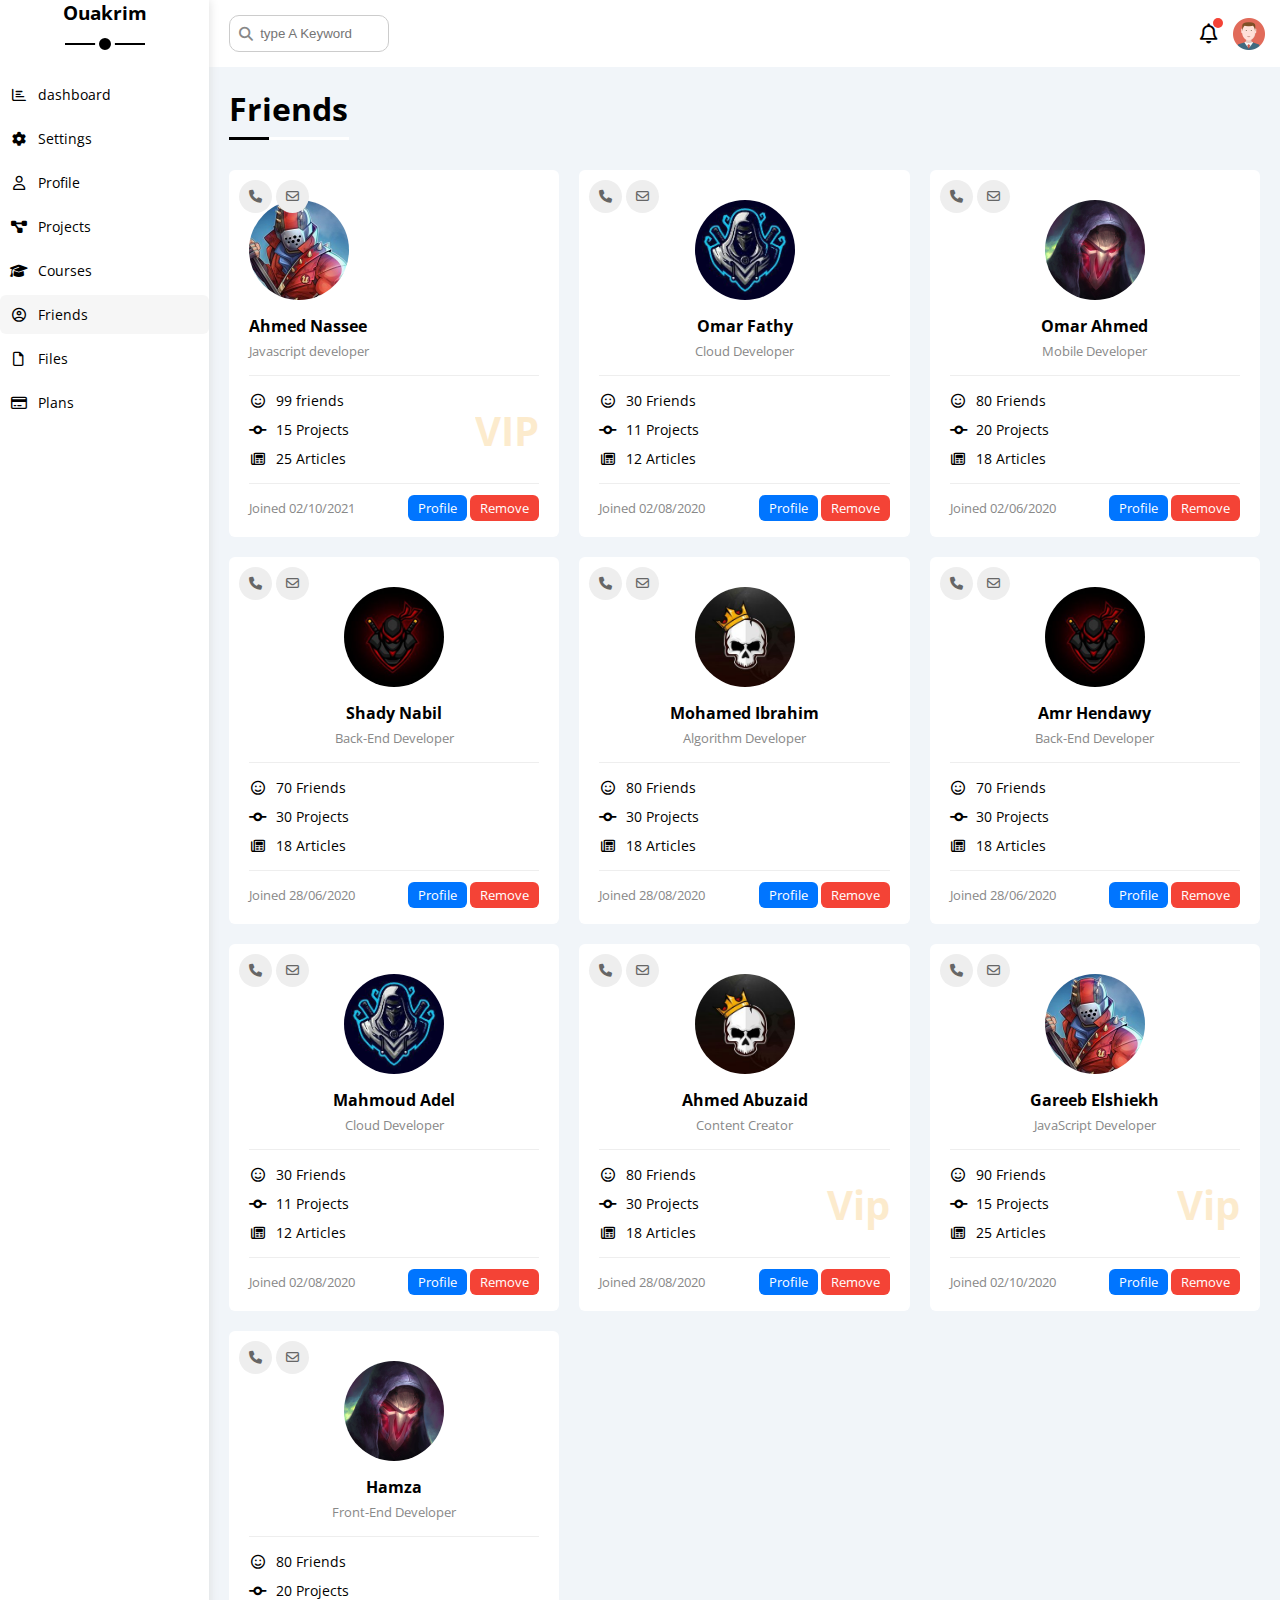
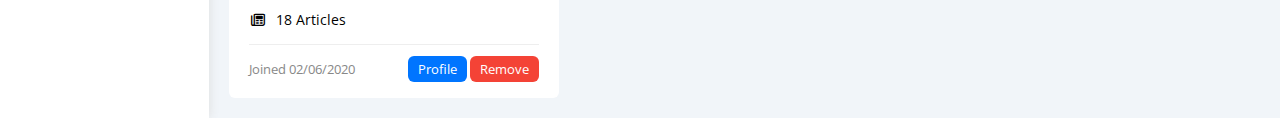
<file: friends.html>
<!DOCTYPE html>
<html lang="en">
  <head>
    <meta charset="UTF-8" />
    <meta http-equiv="X-UA-Compatible" content="IE=edge" />
    <meta name="viewport" content="width=device-width, initial-scale=1.0" />
    <title>Friends</title>
    <link rel="stylesheet" href="css/all.min.css" />
    <link rel="stylesheet" href="css/freamework.css" />
    <link rel="stylesheet" href="css/master.css" />
    <link rel="preconnect" href="https://fonts.googleapis.com" />
    <link rel="preconnect" href="https://fonts.gstatic.com" crossorigin />
    <link
      href="https://fonts.googleapis.com/css2?family=Open+Sans:,wght@300;500&display=swap"
      rel="stylesheet"
    />
  </head>
  <body>
    <div class="page d-flex">
      <div class="sidebar bg-white p20 p-relative">
        <h3 class="p-relative txt-c mt-0">Ouakrim</h3>
        <ul>
          <li>
            <a
              class="d-flex align-center fs-14 c-black rad-6 p-10"
              href="index.html"
            >
              <i class="fa-regular fa-chart-bar fa-fw"></i>
              <span>dashboard</span>
            </a>
          </li>
          <li>
            <a
              class="d-flex align-center fs-14 c-black rad-6 p-10"
              href="settings.html"
            >
              <i class="fa-solid fa-gear fa-fw"></i>
              <span>Settings</span>
            </a>
          </li>
          <li>
            <a
              class="d-flex align-center fs-14 c-black rad-6 p-10"
              href="profile.html"
            >
              <i class="fa-regular fa-user fa-fw"></i>
              <span>Profile</span>
            </a>
          </li>
          <li>
            <a
              class="d-flex align-center fs-14 c-black rad-6 p-10"
              href="projects.html"
            >
              <i class="fa-solid fa-diagram-project fa-fw"></i>
              <span>Projects</span>
            </a>
          </li>
          <li>
            <a
              class="d-flex align-center fs-14 c-black rad-6 p-10"
              href="courses.html"
            >
              <i class="fa-solid fa-graduation-cap fa-fw"></i>
              <span>Courses</span>
            </a>
          </li>
          <li>
            <a
              class="active d-flex align-center fs-14 c-black rad-6 p-10"
              href="friends.html"
            >
              <i class="fa-regular fa-circle-user fa-fw"></i>
              <span>Friends</span>
            </a>
          </li>
          <li>
            <a
              class="d-flex align-center fs-14 c-black rad-6 p-10"
              href="files.html"
            >
              <i class="fa-regular fa-file fa-fw"></i>
              <span>Files</span>
            </a>
          </li>
          <li>
            <a
              class="d-flex align-center fs-14 c-black rad-6 p-10"
              href="plans.html"
            >
              <i class="fa-regular fa-credit-card fa-fw"></i>
              <span>Plans</span>
            </a>
          </li>
        </ul>
      </div>
      <div class="content w-full">
        <!-- start head  -->
        <div class="head bg-white p-15 between-flex">
          <div class="search p-relative">
            <input class="p-10" type="search" placeholder="type A Keyword" />
          </div>
          <div class="icons d-flex align-center">
            <span class="notification p-relative">
              <i class="fa-regular fa-bell fa-lg"></i>
            </span>
            <img src="imgs/avatar.png" alt="" />
          </div>
        </div>
        <!-- end head  -->
        <h1 class="p-relative">Friends</h1>
        <div class="friends-page d-grid m-20 gap-20">
          <div class="friend bg-white rad-6 p-20 p-relative">
            <div class="contact">
              <i class="fa-solid fa-phone"></i>
              <i class="fa-regular fa-envelope"></i>
            </div>
            <div class="text-c">
              <img
                class="rad-half mt-10 mb-10 w-100 h-100"
                src="imgs/friend-01.jpg"
                alt=""
              />
              <h4 class="m-0">Ahmed Nassee</h4>
              <p class="c-grey fs-13 mt-5 mb-0">Javascript developer</p>
            </div>
            <div class="icons fs-14 p-relative">
              <div class="mb-10">
                <i class="fa-regular fa-face-smile fa-fw"></i>
                <span>99 friends</span>
              </div>
              <div class="mb-10">
                <i class="fa-solid fa-code-commit fa-fw"></i>
                <span>15 Projects</span>
              </div>
              <div>
                <i class="fa-regular fa-newspaper fa-fw"></i>
                <span>25 Articles</span>
              </div>
              <span class="vip fw-bold c-orange">VIP</span>
            </div>
            <div class="info between-flex fs-13">
              <span class="c-grey">Joined 02/10/2021</span>
              <div>
                <a class="bg-blue c-white btn-shape" href="profile.html"
                  >Profile</a
                >
                <a class="bg-red c-white btn-shape" href="#">Remove</a>
              </div>
            </div>
          </div>
          <div class="friend bg-white rad-6 p-20 p-relative">
            <div class="contact">
              <i class="fa-solid fa-phone"></i>
              <i class="fa-regular fa-envelope"></i>
            </div>
            <div class="txt-c">
              <img
                class="rad-half mt-10 mb-10 w-100 h-100"
                src="imgs/friend-02.jpg"
                alt=""
              />
              <h4 class="m-0">Omar Fathy</h4>
              <p class="c-grey fs-13 mt-5 mb-0">Cloud Developer</p>
            </div>
            <div class="icons fs-14 p-relative">
              <div class="mb-10">
                <i class="fa-regular fa-face-smile fa-fw"></i>
                <span>30 Friends</span>
              </div>
              <div class="mb-10">
                <i class="fa-solid fa-code-commit fa-fw"></i>
                <span>11 Projects</span>
              </div>
              <div>
                <i class="fa-regular fa-newspaper fa-fw"></i>
                <span>12 Articles</span>
              </div>
            </div>
            <div class="info between-flex fs-13">
              <span class="c-grey">Joined 02/08/2020</span>
              <div>
                <a class="bg-blue c-white btn-shape" href="profile.html"
                  >Profile</a
                >
                <a class="bg-red c-white btn-shape" href="">Remove</a>
              </div>
            </div>
          </div>
          <div class="friend bg-white rad-6 p-20 p-relative">
            <div class="contact">
              <i class="fa-solid fa-phone"></i>
              <i class="fa-regular fa-envelope"></i>
            </div>
            <div class="txt-c">
              <img
                class="rad-half mt-10 mb-10 w-100 h-100"
                src="imgs/friend-03.jpg"
                alt=""
              />
              <h4 class="m-0">Omar Ahmed</h4>
              <p class="c-grey fs-13 mt-5 mb-0">Mobile Developer</p>
            </div>
            <div class="icons fs-14 p-relative">
              <div class="mb-10">
                <i class="fa-regular fa-face-smile fa-fw"></i>
                <span>80 Friends</span>
              </div>
              <div class="mb-10">
                <i class="fa-solid fa-code-commit fa-fw"></i>
                <span>20 Projects</span>
              </div>
              <div>
                <i class="fa-regular fa-newspaper fa-fw"></i>
                <span>18 Articles</span>
              </div>
            </div>
            <div class="info between-flex fs-13">
              <span class="c-grey">Joined 02/06/2020</span>
              <div>
                <a class="bg-blue c-white btn-shape" href="profile.html"
                  >Profile</a
                >
                <a class="bg-red c-white btn-shape" href="">Remove</a>
              </div>
            </div>
          </div>
          <div class="friend bg-white rad-6 p-20 p-relative">
            <div class="contact">
              <i class="fa-solid fa-phone"></i>
              <i class="fa-regular fa-envelope"></i>
            </div>
            <div class="txt-c">
              <img
                class="rad-half mt-10 mb-10 w-100 h-100"
                src="imgs/friend-04.jpg"
                alt=""
              />
              <h4 class="m-0">Shady Nabil</h4>
              <p class="c-grey fs-13 mt-5 mb-0">Back-End Developer</p>
            </div>
            <div class="icons fs-14 p-relative">
              <div class="mb-10">
                <i class="fa-regular fa-face-smile fa-fw"></i>
                <span>70 Friends</span>
              </div>
              <div class="mb-10">
                <i class="fa-solid fa-code-commit fa-fw"></i>
                <span>30 Projects</span>
              </div>
              <div>
                <i class="fa-regular fa-newspaper fa-fw"></i>
                <span>18 Articles</span>
              </div>
            </div>
            <div class="info between-flex fs-13">
              <span class="c-grey">Joined 28/06/2020</span>
              <div>
                <a class="bg-blue c-white btn-shape" href="profile.html"
                  >Profile</a
                >
                <a class="bg-red c-white btn-shape" href="">Remove</a>
              </div>
            </div>
          </div>
          <div class="friend bg-white rad-6 p-20 p-relative">
            <div class="contact">
              <i class="fa-solid fa-phone"></i>
              <i class="fa-regular fa-envelope"></i>
            </div>
            <div class="txt-c">
              <img
                class="rad-half mt-10 mb-10 w-100 h-100"
                src="imgs/friend-05.jpg"
                alt=""
              />
              <h4 class="m-0">Mohamed Ibrahim</h4>
              <p class="c-grey fs-13 mt-5 mb-0">Algorithm Developer</p>
            </div>
            <div class="icons fs-14 p-relative">
              <div class="mb-10">
                <i class="fa-regular fa-face-smile fa-fw"></i>
                <span>80 Friends</span>
              </div>
              <div class="mb-10">
                <i class="fa-solid fa-code-commit fa-fw"></i>
                <span>30 Projects</span>
              </div>
              <div>
                <i class="fa-regular fa-newspaper fa-fw"></i>
                <span>18 Articles</span>
              </div>
            </div>
            <div class="info between-flex fs-13">
              <span class="c-grey">Joined 28/08/2020</span>
              <div>
                <a class="bg-blue c-white btn-shape" href="profile.html"
                  >Profile</a
                >
                <a class="bg-red c-white btn-shape" href="">Remove</a>
              </div>
            </div>
          </div>
          <div class="friend bg-white rad-6 p-20 p-relative">
            <div class="contact">
              <i class="fa-solid fa-phone"></i>
              <i class="fa-regular fa-envelope"></i>
            </div>
            <div class="txt-c">
              <img
                class="rad-half mt-10 mb-10 w-100 h-100"
                src="imgs/friend-04.jpg"
                alt=""
              />
              <h4 class="m-0">Amr Hendawy</h4>
              <p class="c-grey fs-13 mt-5 mb-0">Back-End Developer</p>
            </div>
            <div class="icons fs-14 p-relative">
              <div class="mb-10">
                <i class="fa-regular fa-face-smile fa-fw"></i>
                <span>70 Friends</span>
              </div>
              <div class="mb-10">
                <i class="fa-solid fa-code-commit fa-fw"></i>
                <span>30 Projects</span>
              </div>
              <div>
                <i class="fa-regular fa-newspaper fa-fw"></i>
                <span>18 Articles</span>
              </div>
            </div>
            <div class="info between-flex fs-13">
              <span class="c-grey">Joined 28/06/2020</span>
              <div>
                <a class="bg-blue c-white btn-shape" href="profile.html"
                  >Profile</a
                >
                <a class="bg-red c-white btn-shape" href="">Remove</a>
              </div>
            </div>
          </div>
          <div class="friend bg-white rad-6 p-20 p-relative">
            <div class="contact">
              <i class="fa-solid fa-phone"></i>
              <i class="fa-regular fa-envelope"></i>
            </div>
            <div class="txt-c">
              <img
                class="rad-half mt-10 mb-10 w-100 h-100"
                src="imgs/friend-02.jpg"
                alt=""
              />
              <h4 class="m-0">Mahmoud Adel</h4>
              <p class="c-grey fs-13 mt-5 mb-0">Cloud Developer</p>
            </div>
            <div class="icons fs-14 p-relative">
              <div class="mb-10">
                <i class="fa-regular fa-face-smile fa-fw"></i>
                <span>30 Friends</span>
              </div>
              <div class="mb-10">
                <i class="fa-solid fa-code-commit fa-fw"></i>
                <span>11 Projects</span>
              </div>
              <div>
                <i class="fa-regular fa-newspaper fa-fw"></i>
                <span>12 Articles</span>
              </div>
            </div>
            <div class="info between-flex fs-13">
              <span class="c-grey">Joined 02/08/2020</span>
              <div>
                <a class="bg-blue c-white btn-shape" href="profile.html"
                  >Profile</a
                >
                <a class="bg-red c-white btn-shape" href="">Remove</a>
              </div>
            </div>
          </div>
          <div class="friend bg-white rad-6 p-20 p-relative">
            <div class="contact">
              <i class="fa-solid fa-phone"></i>
              <i class="fa-regular fa-envelope"></i>
            </div>
            <div class="txt-c">
              <img
                class="rad-half mt-10 mb-10 w-100 h-100"
                src="imgs/friend-05.jpg"
                alt=""
              />
              <h4 class="m-0">Ahmed Abuzaid</h4>
              <p class="c-grey fs-13 mt-5 mb-0">Content Creator</p>
            </div>
            <div class="icons fs-14 p-relative">
              <div class="mb-10">
                <i class="fa-regular fa-face-smile fa-fw"></i>
                <span>80 Friends</span>
              </div>
              <div class="mb-10">
                <i class="fa-solid fa-code-commit fa-fw"></i>
                <span>30 Projects</span>
              </div>
              <div>
                <i class="fa-regular fa-newspaper fa-fw"></i>
                <span>18 Articles</span>
              </div>
              <span class="vip fw-bold c-orange">Vip</span>
            </div>
            <div class="info between-flex fs-13">
              <span class="c-grey">Joined 28/08/2020</span>
              <div>
                <a class="bg-blue c-white btn-shape" href="profile.html"
                  >Profile</a
                >
                <a class="bg-red c-white btn-shape" href="">Remove</a>
              </div>
            </div>
          </div>
          <div class="friend bg-white rad-6 p-20 p-relative">
            <div class="contact">
              <i class="fa-solid fa-phone"></i>
              <i class="fa-regular fa-envelope"></i>
            </div>
            <div class="txt-c">
              <img
                class="rad-half mt-10 mb-10 w-100 h-100"
                src="imgs/friend-01.jpg"
                alt=""
              />
              <h4 class="m-0">Gareeb Elshiekh</h4>
              <p class="c-grey fs-13 mt-5 mb-0">JavaScript Developer</p>
            </div>
            <div class="icons fs-14 p-relative">
              <div class="mb-10">
                <i class="fa-regular fa-face-smile fa-fw"></i>
                <span>90 Friends</span>
              </div>
              <div class="mb-10">
                <i class="fa-solid fa-code-commit fa-fw"></i>
                <span>15 Projects</span>
              </div>
              <div>
                <i class="fa-regular fa-newspaper fa-fw"></i>
                <span>25 Articles</span>
              </div>
              <span class="vip fw-bold c-orange">Vip</span>
            </div>
            <div class="info between-flex fs-13">
              <span class="c-grey">Joined 02/10/2020</span>
              <div>
                <a class="bg-blue c-white btn-shape" href="profile.html"
                  >Profile</a
                >
                <a class="bg-red c-white btn-shape" href="">Remove</a>
              </div>
            </div>
          </div>
          <div class="friend bg-white rad-6 p-20 p-relative">
            <div class="contact">
              <i class="fa-solid fa-phone"></i>
              <i class="fa-regular fa-envelope"></i>
            </div>
            <div class="txt-c">
              <img
                class="rad-half mt-10 mb-10 w-100 h-100"
                src="imgs/friend-03.jpg"
                alt=""
              />
              <h4 class="m-0">Hamza</h4>
              <p class="c-grey fs-13 mt-5 mb-0">Front-End Developer</p>
            </div>
            <div class="icons fs-14 p-relative">
              <div class="mb-10">
                <i class="fa-regular fa-face-smile fa-fw"></i>
                <span>80 Friends</span>
              </div>
              <div class="mb-10">
                <i class="fa-solid fa-code-commit fa-fw"></i>
                <span>20 Projects</span>
              </div>
              <div>
                <i class="fa-regular fa-newspaper fa-fw"></i>
                <span>18 Articles</span>
              </div>
            </div>
            <div class="info between-flex fs-13">
              <span class="c-grey">Joined 02/06/2020</span>
              <div>
                <a class="bg-blue c-white btn-shape" href="profile.html"
                  >Profile</a
                >
                <a class="bg-red c-white btn-shape" href="">Remove</a>
              </div>
            </div>
          </div>
        </div>
      </div>
    </div>
  </body>
</html>
</file>
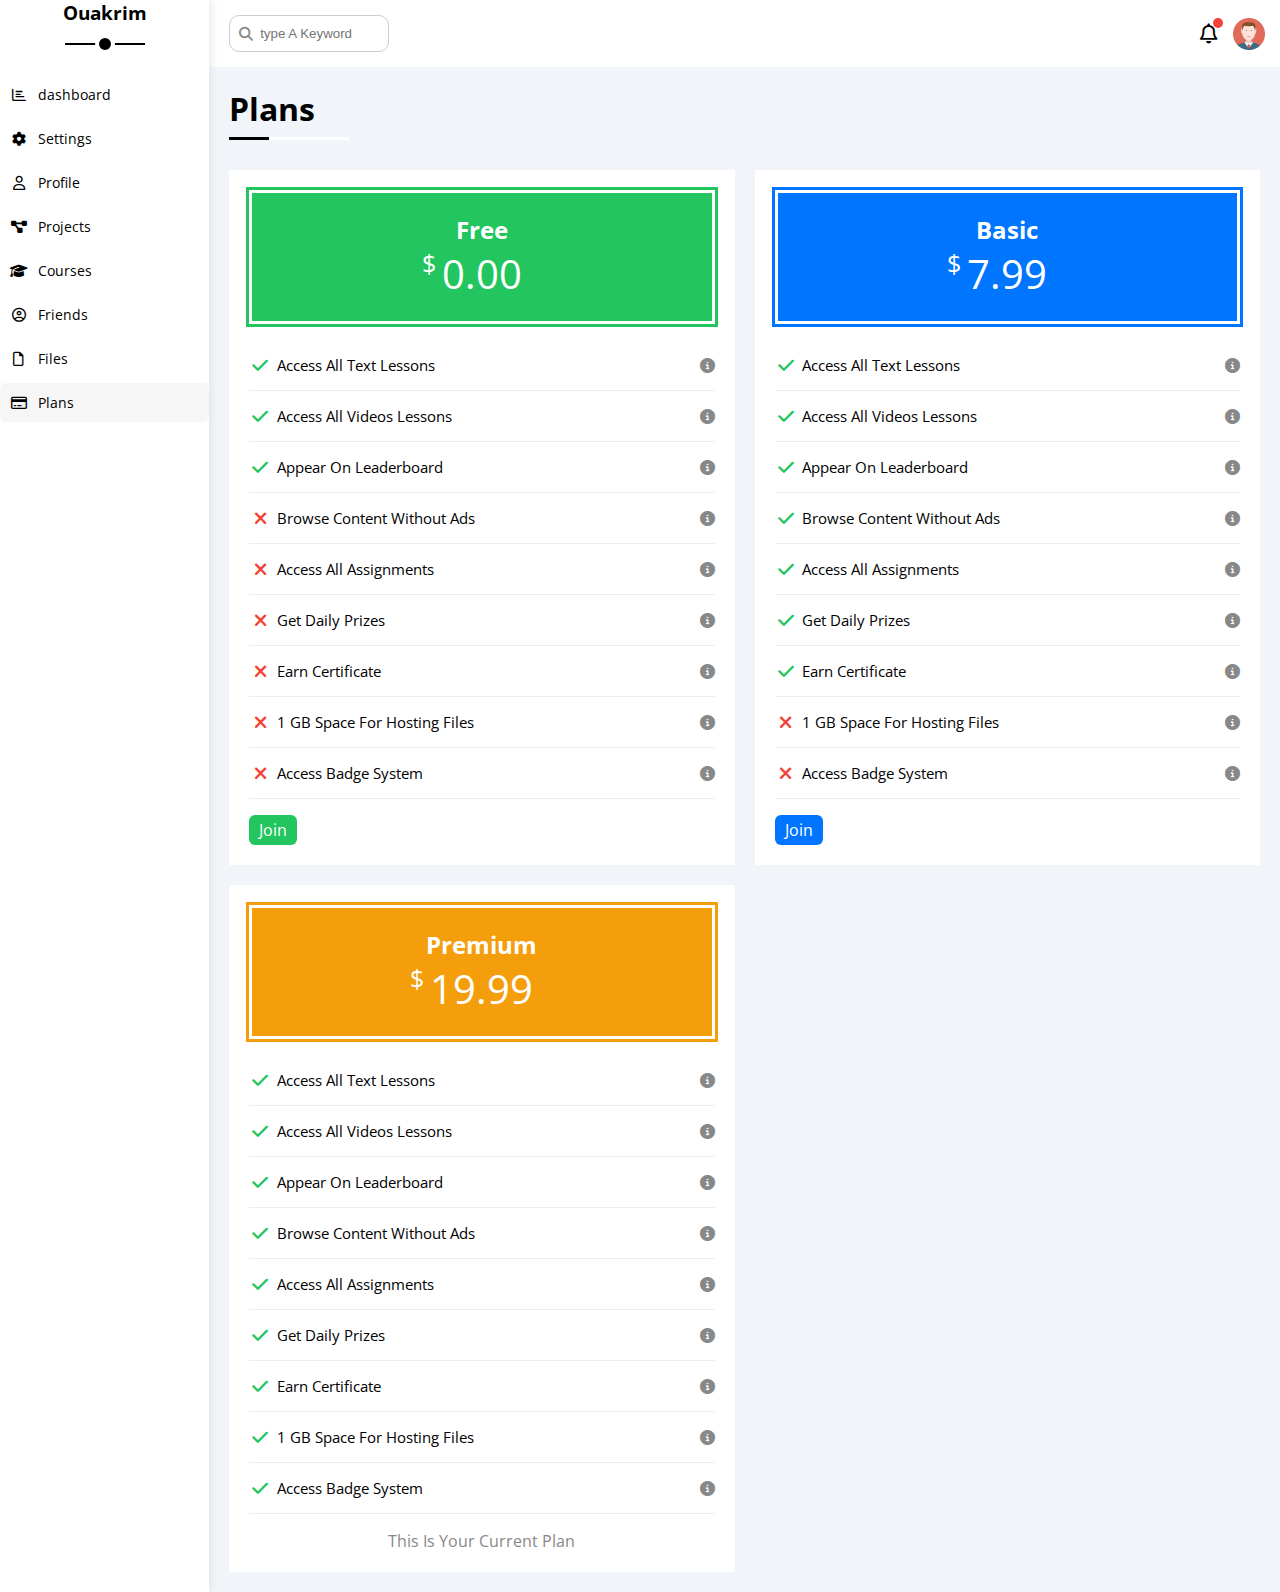
<file: plans.html>
<!DOCTYPE html>
<html lang="en">
  <head>
    <meta charset="UTF-8" />
    <meta http-equiv="X-UA-Compatible" content="IE=edge" />
    <meta name="viewport" content="width=device-width, initial-scale=1.0" />
    <title>Plans</title>
    <link rel="stylesheet" href="css/all.min.css" />
    <link rel="stylesheet" href="css/freamework.css" />
    <link rel="stylesheet" href="css/master.css" />
    <link rel="preconnect" href="https://fonts.googleapis.com" />
    <link rel="preconnect" href="https://fonts.gstatic.com" crossorigin />
    <link
      href="https://fonts.googleapis.com/css2?family=Open+Sans:,wght@300;500&display=swap"
      rel="stylesheet"
    />
  </head>
  <body>
    <div class="page d-flex">
      <div class="sidebar bg-white p20 p-relative">
        <h3 class="p-relative txt-c mt-0">Ouakrim</h3>
        <ul>
          <li>
            <a
              class="d-flex align-center fs-14 c-black rad-6 p-10"
              href="index.html"
            >
              <i class="fa-regular fa-chart-bar fa-fw"></i>
              <span>dashboard</span>
            </a>
          </li>
          <li>
            <a
              class="d-flex align-center fs-14 c-black rad-6 p-10"
              href="settings.html"
            >
              <i class="fa-solid fa-gear fa-fw"></i>
              <span>Settings</span>
            </a>
          </li>
          <li>
            <a
              class="d-flex align-center fs-14 c-black rad-6 p-10"
              href="profile.html"
            >
              <i class="fa-regular fa-user fa-fw"></i>
              <span>Profile</span>
            </a>
          </li>
          <li>
            <a
              class="d-flex align-center fs-14 c-black rad-6 p-10"
              href="projects.html"
            >
              <i class="fa-solid fa-diagram-project fa-fw"></i>
              <span>Projects</span>
            </a>
          </li>
          <li>
            <a
              class="d-flex align-center fs-14 c-black rad-6 p-10"
              href="courses.html"
            >
              <i class="fa-solid fa-graduation-cap fa-fw"></i>
              <span>Courses</span>
            </a>
          </li>
          <li>
            <a
              class="d-flex align-center fs-14 c-black rad-6 p-10"
              href="friends.html"
            >
              <i class="fa-regular fa-circle-user fa-fw"></i>
              <span>Friends</span>
            </a>
          </li>
          <li>
            <a
              class="d-flex align-center fs-14 c-black rad-6 p-10"
              href="files.html"
            >
              <i class="fa-regular fa-file fa-fw"></i>
              <span>Files</span>
            </a>
          </li>
          <li>
            <a
              class="active d-flex align-center fs-14 c-black rad-6 p-10"
              href="plans.html"
            >
              <i class="fa-regular fa-credit-card fa-fw"></i>
              <span>Plans</span>
            </a>
          </li>
        </ul>
      </div>
      <div class="content w-full">
        <!-- start head  -->
        <div class="head bg-white p-15 between-flex">
          <div class="search p-relative">
            <input class="p-10" type="search" placeholder="type A Keyword" />
          </div>
          <div class="icons d-flex align-center">
            <span class="notification p-relative">
              <i class="fa-regular fa-bell fa-lg"></i>
            </span>
            <img src="imgs/avatar.png" alt="" />
          </div>
        </div>
        <!-- end head  -->
        <h1 class="p-relative">Plans</h1>
        <div class="plans-page d-grid m-20 gap-20">
          <div class="plan green bg-white p-20">
            <div class="top bg-green txt-c p-20">
              <h2 class="m-0 c-white">Free</h2>
              <div class="price c-white"><span>$</span>0.00</div>
            </div>
            <ul>
              <li>
                <i class="fa-solid fa-check fa-fw yes"></i>
                <span>Access All Text Lessons</span>
                <i class="fa-solid fa-circle-info help"></i>
              </li>
              <li>
                <i class="fa-solid fa-check fa-fw yes"></i>
                <span>Access All Videos Lessons</span>
                <i class="fa-solid fa-circle-info help"></i>
              </li>
              <li>
                <i class="fa-solid fa-check fa-fw yes"></i>
                <span>Appear On Leaderboard</span>
                <i class="fa-solid fa-circle-info help"></i>
              </li>
              <li>
                <i class="fa-solid fa-xmark fa-fw"></i>
                <span>Browse Content Without Ads</span>
                <i class="fa-solid fa-circle-info help"></i>
              </li>
              <li>
                <i class="fa-solid fa-xmark fa-fw"></i>
                <span>Access All Assignments</span>
                <i class="fa-solid fa-circle-info help"></i>
              </li>
              <li>
                <i class="fa-solid fa-xmark fa-fw"></i>
                <span>Get Daily Prizes</span>
                <i class="fa-solid fa-circle-info help"></i>
              </li>
              <li>
                <i class="fa-solid fa-xmark fa-fw"></i>
                <span>Earn Certificate</span>
                <i class="fa-solid fa-circle-info help"></i>
              </li>
              <li>
                <i class="fa-solid fa-xmark fa-fw"></i>
                <span>1 GB Space For Hosting Files</span>
                <i class="fa-solid fa-circle-info help"></i>
              </li>
              <li>
                <i class="fa-solid fa-xmark fa-fw"></i>
                <span>Access Badge System</span>
                <i class="fa-solid fa-circle-info help"></i>
              </li>
            </ul>
            <a href="#" class="btn-shape bg-green c-white d-block w-fit"
              >Join</a
            >
          </div>
          <!-- Start Plan -->
          <div class="plan blue bg-white p-20">
            <div class="top bg-blue txt-c p-20">
              <h2 class="m-0 c-white">Basic</h2>
              <div class="price c-white"><span>$</span>7.99</div>
            </div>
            <ul class="list-none p-0">
              <li>
                <i class="fa-solid fa-check fa-fw yes"></i>
                <span>Access All Text Lessons</span>
                <i class="fa-solid fa-circle-info help"></i>
              </li>
              <li>
                <i class="fa-solid fa-check fa-fw yes"></i>
                <span>Access All Videos Lessons</span>
                <i class="fa-solid fa-circle-info help"></i>
              </li>
              <li>
                <i class="fa-solid fa-check fa-fw yes"></i>
                <span>Appear On Leaderboard</span>
                <i class="fa-solid fa-circle-info help"></i>
              </li>
              <li>
                <i class="fa-solid fa-check fa-fw yes"></i>
                <span>Browse Content Without Ads</span>
                <i class="fa-solid fa-circle-info help"></i>
              </li>
              <li>
                <i class="fa-solid fa-check fa-fw yes"></i>
                <span>Access All Assignments</span>
                <i class="fa-solid fa-circle-info help"></i>
              </li>
              <li>
                <i class="fa-solid fa-check fa-fw yes"></i>
                <span>Get Daily Prizes</span>
                <i class="fa-solid fa-circle-info help"></i>
              </li>
              <li>
                <i class="fa-solid fa-check fa-fw yes"></i>
                <span>Earn Certificate</span>
                <i class="fa-solid fa-circle-info help"></i>
              </li>
              <li>
                <i class="fa-solid fa-xmark fa-fw"></i>
                <span>1 GB Space For Hosting Files</span>
                <i class="fa-solid fa-circle-info help"></i>
              </li>
              <li>
                <i class="fa-solid fa-xmark fa-fw"></i>
                <span>Access Badge System</span>
                <i class="fa-solid fa-circle-info help"></i>
              </li>
            </ul>
            <a href="#" class="btn-shape bg-blue c-white d-block w-fit">Join</a>
          </div>
          <!-- End Plan -->
          <!-- Start Plan -->
          <div class="plan orange bg-white p-20">
            <div class="top bg-orange txt-c p-20">
              <h2 class="m-0 c-white">Premium</h2>
              <div class="price c-white"><span>$</span>19.99</div>
            </div>
            <ul class="list-none p-0">
              <li>
                <i class="fa-solid fa-check fa-fw yes"></i>
                <span>Access All Text Lessons</span>
                <i class="fa-solid fa-circle-info help"></i>
              </li>
              <li>
                <i class="fa-solid fa-check fa-fw yes"></i>
                <span>Access All Videos Lessons</span>
                <i class="fa-solid fa-circle-info help"></i>
              </li>
              <li>
                <i class="fa-solid fa-check fa-fw yes"></i>
                <span>Appear On Leaderboard</span>
                <i class="fa-solid fa-circle-info help"></i>
              </li>
              <li>
                <i class="fa-solid fa-check fa-fw yes"></i>
                <span>Browse Content Without Ads</span>
                <i class="fa-solid fa-circle-info help"></i>
              </li>
              <li>
                <i class="fa-solid fa-check fa-fw yes"></i>
                <span>Access All Assignments</span>
                <i class="fa-solid fa-circle-info help"></i>
              </li>
              <li>
                <i class="fa-solid fa-check fa-fw yes"></i>
                <span>Get Daily Prizes</span>
                <i class="fa-solid fa-circle-info help"></i>
              </li>
              <li>
                <i class="fa-solid fa-check fa-fw yes"></i>
                <span>Earn Certificate</span>
                <i class="fa-solid fa-circle-info help"></i>
              </li>
              <li>
                <i class="fa-solid fa-check fa-fw yes"></i>
                <span>1 GB Space For Hosting Files</span>
                <i class="fa-solid fa-circle-info help"></i>
              </li>
              <li>
                <i class="fa-solid fa-check fa-fw yes"></i>
                <span>Access Badge System</span>
                <i class="fa-solid fa-circle-info help"></i>
              </li>
            </ul>
            <p class="c-grey m-0 txt-c">This Is Your Current Plan</p>
          </div>
        </div>
      </div>
    </div>
  </body>
</html>
</file>
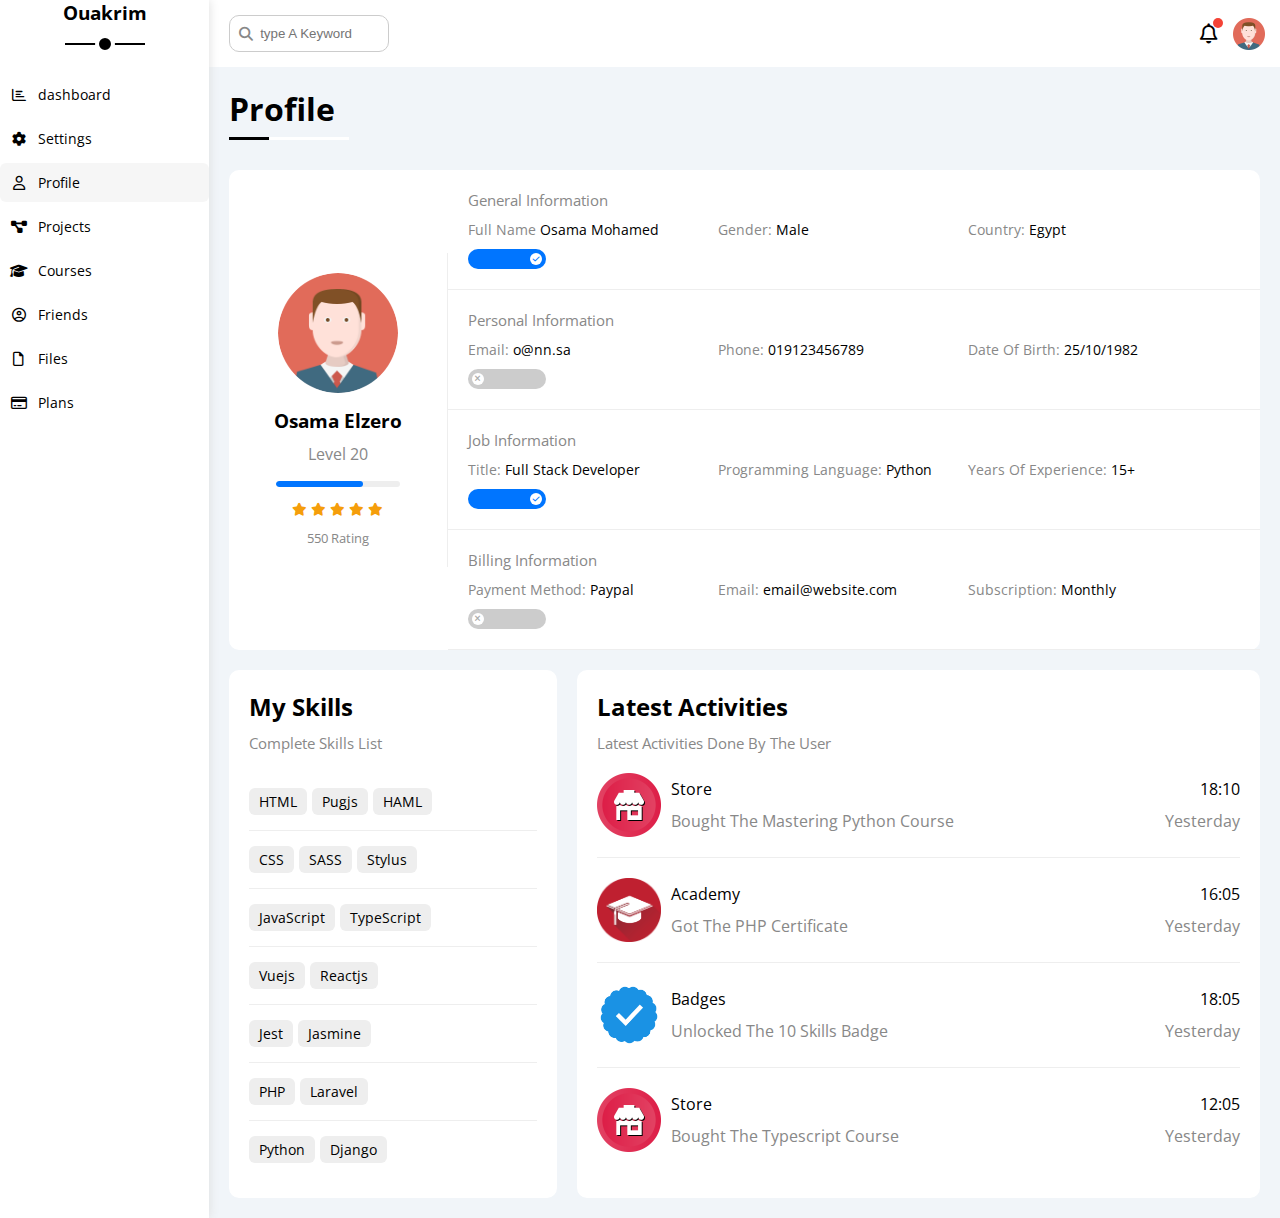
<file: profile.html>
<!DOCTYPE html>
<html lang="en">
  <head>
    <meta charset="UTF-8" />
    <meta http-equiv="X-UA-Compatible" content="IE=edge" />
    <meta name="viewport" content="width=device-width, initial-scale=1.0" />
    <title>profile</title>
    <link rel="stylesheet" href="css/all.min.css" />
    <link rel="stylesheet" href="css/freamework.css" />
    <link rel="stylesheet" href="css/master.css" />
    <link rel="preconnect" href="https://fonts.googleapis.com" />
    <link rel="preconnect" href="https://fonts.gstatic.com" crossorigin />
    <link
      href="https://fonts.googleapis.com/css2?family=Open+Sans:,wght@300;500&display=swap"
      rel="stylesheet"
    />
  </head>
  <body>
    <div class="page d-flex">
      <div class="sidebar bg-white p20 p-relative">
        <h3 class="p-relative txt-c mt-0">Ouakrim</h3>
        <ul>
          <li>
            <a
              class="d-flex align-center fs-14 c-black rad-6 p-10"
              href="index.html"
            >
              <i class="fa-regular fa-chart-bar fa-fw"></i>
              <span>dashboard</span>
            </a>
          </li>
          <li>
            <a
              class="d-flex align-center fs-14 c-black rad-6 p-10"
              href="settings.html"
            >
              <i class="fa-solid fa-gear fa-fw"></i>
              <span>Settings</span>
            </a>
          </li>
          <li>
            <a
              class="active d-flex align-center fs-14 c-black rad-6 p-10"
              href="profile.html"
            >
              <i class="fa-regular fa-user fa-fw"></i>
              <span>Profile</span>
            </a>
          </li>
          <li>
            <a
              class="d-flex align-center fs-14 c-black rad-6 p-10"
              href="projects.html"
            >
              <i class="fa-solid fa-diagram-project fa-fw"></i>
              <span>Projects</span>
            </a>
          </li>
          <li>
            <a
              class="d-flex align-center fs-14 c-black rad-6 p-10"
              href="courses.html"
            >
              <i class="fa-solid fa-graduation-cap fa-fw"></i>
              <span>Courses</span>
            </a>
          </li>
          <li>
            <a
              class="d-flex align-center fs-14 c-black rad-6 p-10"
              href="friends.html"
            >
              <i class="fa-regular fa-circle-user fa-fw"></i>
              <span>Friends</span>
            </a>
          </li>
          <li>
            <a
              class="d-flex align-center fs-14 c-black rad-6 p-10"
              href="files.html"
            >
              <i class="fa-regular fa-file fa-fw"></i>
              <span>Files</span>
            </a>
          </li>
          <li>
            <a
              class="d-flex align-center fs-14 c-black rad-6 p-10"
              href="plans.html"
            >
              <i class="fa-regular fa-credit-card fa-fw"></i>
              <span>Plans</span>
            </a>
          </li>
        </ul>
      </div>
      <div class="content w-full">
        <!-- start head  -->
        <div class="head bg-white p-15 between-flex">
          <div class="search p-relative">
            <input class="p-10" type="search" placeholder="type A Keyword" />
          </div>
          <div class="icons d-flex align-center">
            <span class="notification p-relative">
              <i class="fa-regular fa-bell fa-lg"></i>
            </span>
            <img src="imgs/avatar.png" alt="" />
          </div>
        </div>
        <!-- end head  -->
        <h1 class="p-relative">Profile</h1>
        <div class="profile-page m-20">
          <!-- Start Overview -->
          <div class="overview bg-white rad-10 d-flex align-center">
            <div class="avatar-box txt-c p-20">
              <img class="rad-half mb-10" src="imgs/avatar.png" alt="" />
              <h3 class="m-0">Osama Elzero</h3>
              <p class="c-grey mt-10">Level 20</p>
              <div class="level rad-6 bg-eee p-relative">
                <span style="width: 70%"></span>
              </div>
              <div class="rating mt-10 mb-10">
                <i class="fa-solid fa-star c-orange fs-13"></i>
                <i class="fa-solid fa-star c-orange fs-13"></i>
                <i class="fa-solid fa-star c-orange fs-13"></i>
                <i class="fa-solid fa-star c-orange fs-13"></i>
                <i class="fa-solid fa-star c-orange fs-13"></i>
              </div>
              <p class="c-grey m-0 fs-13">550 Rating</p>
            </div>
            <div class="info-box txt-c-mobile">
              <!-- Start Information Row -->
              <div class="box p-20 d-flex align-center">
                <h4 class="c-grey fs-15 m-0 w-full">General Information</h4>
                <div class="fs-14">
                  <span class="c-grey">Full Name</span>
                  <span>Osama Mohamed</span>
                </div>
                <div class="fs-14">
                  <span class="c-grey">Gender:</span>
                  <span>Male</span>
                </div>
                <div class="fs-14">
                  <span class="c-grey">Country:</span>
                  <span>Egypt</span>
                </div>
                <div class="fs-14">
                  <label>
                    <input class="toggle-checkbox" type="checkbox" checked />
                    <div class="toggle-switch"></div>
                  </label>
                </div>
              </div>
              <!-- End Information Row -->
              <!-- Start Information Row -->
              <div class="box p-20 d-flex align-center">
                <h4 class="c-grey w-full fs-15 m-0">Personal Information</h4>
                <div class="fs-14">
                  <span class="c-grey">Email:</span>
                  <span>o@nn.sa</span>
                </div>
                <div class="fs-14">
                  <span class="c-grey">Phone:</span>
                  <span>019123456789</span>
                </div>
                <div class="fs-14">
                  <span class="c-grey">Date Of Birth:</span>
                  <span>25/10/1982</span>
                </div>
                <div class="fs-14">
                  <label>
                    <input class="toggle-checkbox" type="checkbox" />
                    <div class="toggle-switch"></div>
                  </label>
                </div>
              </div>
              <!-- End Information Row -->
              <!-- Start Information Row -->
              <div class="box p-20 d-flex align-center">
                <h4 class="c-grey w-full fs-15 m-0">Job Information</h4>
                <div class="fs-14">
                  <span class="c-grey">Title:</span>
                  <span>Full Stack Developer</span>
                </div>
                <div class="fs-14">
                  <span class="c-grey">Programming Language:</span>
                  <span>Python</span>
                </div>
                <div class="fs-14">
                  <span class="c-grey">Years Of Experience:</span>
                  <span>15+</span>
                </div>
                <div class="fs-14">
                  <label>
                    <input class="toggle-checkbox" type="checkbox" checked />
                    <div class="toggle-switch"></div>
                  </label>
                </div>
              </div>
              <!-- End Information Row -->
              <!-- Start Information Row -->
              <div class="box p-20 d-flex align-center">
                <h4 class="c-grey w-full fs-15 m-0">Billing Information</h4>
                <div class="fs-14">
                  <span class="c-grey">Payment Method:</span>
                  <span>Paypal</span>
                </div>
                <div class="fs-14">
                  <span class="c-grey">Email:</span>
                  <span>email@website.com</span>
                </div>
                <div class="fs-14">
                  <span class="c-grey">Subscription:</span>
                  <span>Monthly</span>
                </div>
                <div class="fs-14">
                  <label>
                    <input class="toggle-checkbox" type="checkbox" />
                    <div class="toggle-switch"></div>
                  </label>
                </div>
              </div>
              <!-- End Information Row -->
            </div>
          </div>
          <!-- End Overview -->
          <!-- Start Other Data -->
          <div class="other-data d-flex gap-20">
            <div class="skills-card p-20 bg-white rad-10 mt-20">
              <h2 class="mt-0 mb-10">My Skills</h2>
              <p class="mt-0 mb-20 c-grey fs-15">Complete Skills List</p>
              <ul class="m-0 txt-c-mobile">
                <li><span>HTML</span><span>Pugjs</span><span>HAML</span></li>
                <li><span>CSS</span><span>SASS</span><span>Stylus</span></li>
                <li><span>JavaScript</span><span>TypeScript</span></li>
                <li><span>Vuejs</span><span>Reactjs</span></li>
                <li><span>Jest</span><span>Jasmine</span></li>
                <li><span>PHP</span><span>Laravel</span></li>
                <li><span>Python</span><span>Django</span></li>
              </ul>
            </div>
            <div class="activities p-20 bg-white rad-10 mt-20">
              <h2 class="mt-0 mb-10">Latest Activities</h2>
              <p class="mt-0 mb-20 c-grey fs-15">
                Latest Activities Done By The User
              </p>
              <div class="activity d-flex align-center txt-c-mobile">
                <img src="imgs/activity-01.png" alt="" />
                <div class="info">
                  <span class="d-block mb-10">Store</span>
                  <span class="c-grey">Bought The Mastering Python Course</span>
                </div>
                <div class="date">
                  <span class="d-block mb-10">18:10</span>
                  <span class="c-grey">Yesterday</span>
                </div>
              </div>
              <div class="activity d-flex align-center txt-c-mobile">
                <img src="imgs/activity-02.png" alt="" />
                <div class="info">
                  <span class="d-block mb-10">Academy</span>
                  <span class="c-grey">Got The PHP Certificate</span>
                </div>
                <div class="date">
                  <span class="d-block mb-10">16:05</span>
                  <span class="c-grey">Yesterday</span>
                </div>
              </div>
              <div class="activity d-flex align-center txt-c-mobile">
                <img src="imgs/activity-03.png" alt="" />
                <div class="info">
                  <span class="d-block mb-10">Badges</span>
                  <span class="c-grey">Unlocked The 10 Skills Badge</span>
                </div>
                <div class="date">
                  <span class="d-block mb-10">18:05</span>
                  <span class="c-grey">Yesterday</span>
                </div>
              </div>
              <div class="activity d-flex align-center txt-c-mobile">
                <img src="imgs/activity-01.png" alt="" />
                <div class="info">
                  <span class="d-block mb-10">Store</span>
                  <span class="c-grey">Bought The Typescript Course</span>
                </div>
                <div class="date">
                  <span class="d-block mb-10">12:05</span>
                  <span class="c-grey">Yesterday</span>
                </div>
              </div>
            </div>
          </div>
          <!-- End Other Data -->
        </div>
      </div>
    </div>
  </body>
</html>
</file>
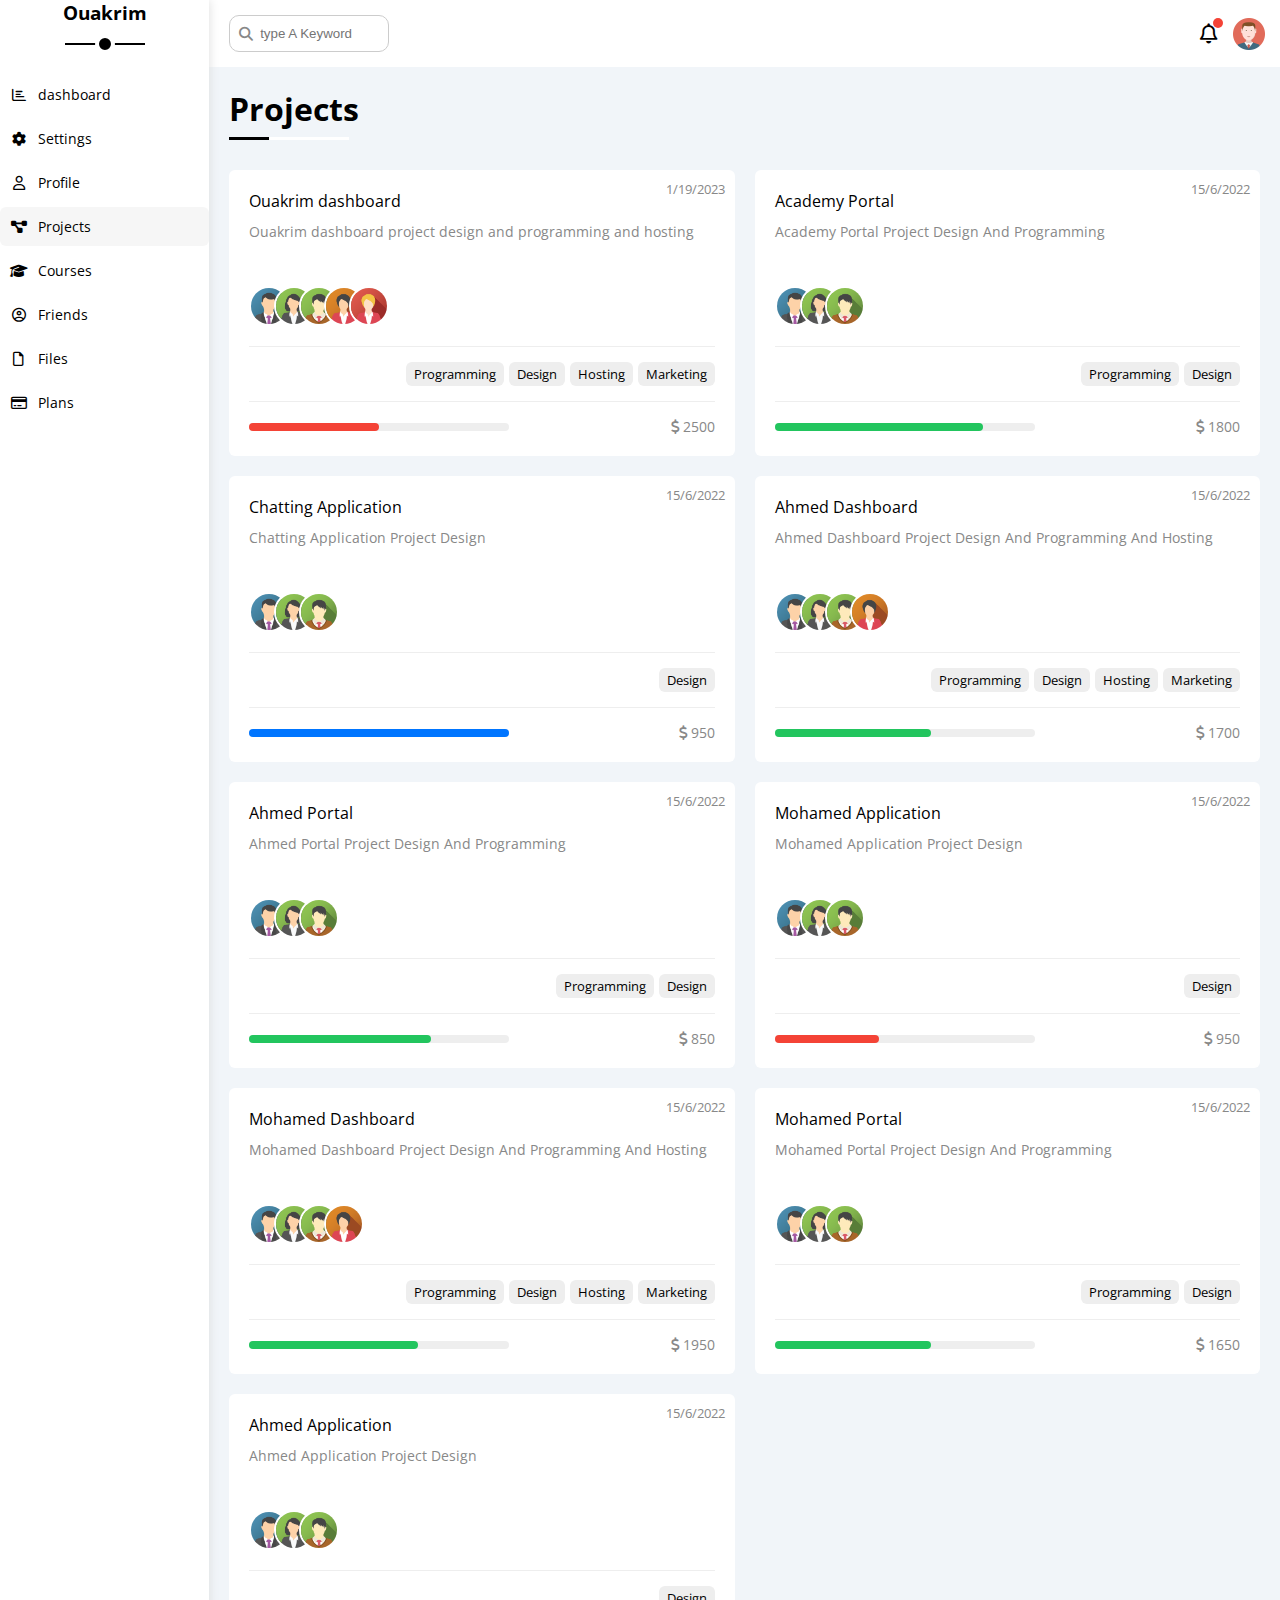
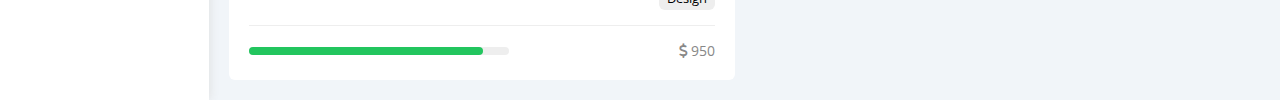
<file: projects.html>
<!DOCTYPE html>
<html lang="en">
  <head>
    <meta charset="UTF-8" />
    <meta http-equiv="X-UA-Compatible" content="IE=edge" />
    <meta name="viewport" content="width=device-width, initial-scale=1.0" />
    <title>Projects</title>
    <link rel="stylesheet" href="css/all.min.css" />
    <link rel="stylesheet" href="css/freamework.css" />
    <link rel="stylesheet" href="css/master.css" />
    <link rel="preconnect" href="https://fonts.googleapis.com" />
    <link rel="preconnect" href="https://fonts.gstatic.com" crossorigin />
    <link
      href="https://fonts.googleapis.com/css2?family=Open+Sans:,wght@300;500&display=swap"
      rel="stylesheet"
    />
  </head>
  <body>
    <div class="page d-flex">
      <div class="sidebar bg-white p20 p-relative">
        <h3 class="p-relative txt-c mt-0">Ouakrim</h3>
        <ul>
          <li>
            <a
              class="d-flex align-center fs-14 c-black rad-6 p-10"
              href="index.html"
            >
              <i class="fa-regular fa-chart-bar fa-fw"></i>
              <span>dashboard</span>
            </a>
          </li>
          <li>
            <a
              class="d-flex align-center fs-14 c-black rad-6 p-10"
              href="settings.html"
            >
              <i class="fa-solid fa-gear fa-fw"></i>
              <span>Settings</span>
            </a>
          </li>
          <li>
            <a
              class="d-flex align-center fs-14 c-black rad-6 p-10"
              href="profile.html"
            >
              <i class="fa-regular fa-user fa-fw"></i>
              <span>Profile</span>
            </a>
          </li>
          <li>
            <a
              class="active d-flex align-center fs-14 c-black rad-6 p-10"
              href="projects.html"
            >
              <i class="fa-solid fa-diagram-project fa-fw"></i>
              <span>Projects</span>
            </a>
          </li>
          <li>
            <a
              class="d-flex align-center fs-14 c-black rad-6 p-10"
              href="courses.html"
            >
              <i class="fa-solid fa-graduation-cap fa-fw"></i>
              <span>Courses</span>
            </a>
          </li>
          <li>
            <a
              class="d-flex align-center fs-14 c-black rad-6 p-10"
              href="friends.html"
            >
              <i class="fa-regular fa-circle-user fa-fw"></i>
              <span>Friends</span>
            </a>
          </li>
          <li>
            <a
              class="d-flex align-center fs-14 c-black rad-6 p-10"
              href="files.html"
            >
              <i class="fa-regular fa-file fa-fw"></i>
              <span>Files</span>
            </a>
          </li>
          <li>
            <a
              class="d-flex align-center fs-14 c-black rad-6 p-10"
              href="plans.html"
            >
              <i class="fa-regular fa-credit-card fa-fw"></i>
              <span>Plans</span>
            </a>
          </li>
        </ul>
      </div>
      <div class="content w-full">
        <!-- start head  -->
        <div class="head bg-white p-15 between-flex">
          <div class="search p-relative">
            <input class="p-10" type="search" placeholder="type A Keyword" />
          </div>
          <div class="icons d-flex align-center">
            <span class="notification p-relative">
              <i class="fa-regular fa-bell fa-lg"></i>
            </span>
            <img src="imgs/avatar.png" alt="" />
          </div>
        </div>
        <!-- end head  -->
        <h1 class="p-relative">Projects</h1>
        <div class="projects-page d-grid gap-20 m-20">
          <div class="project bg-white p-20 rad-6 p-relative">
            <span class="date fs-13 c-grey">1/19/2023</span>
            <h4 class="m-0">Ouakrim dashboard</h4>
            <p class="c-grey mt-10 mb-10 fs-14">
              Ouakrim dashboard project design and programming and hosting
            </p>
            <div class="team">
              <a href="#"><img src="imgs/team-01.png" alt="" /></a>
              <a href="#"><img src="imgs/team-02.png" alt="" /></a>
              <a href="#"><img src="imgs/team-03.png" alt="" /></a>
              <a href="#"><img src="imgs/team-04.png" alt="" /></a>
              <a href="#"><img src="imgs/team-05.png" alt="" /></a>
            </div>
            <div class="do d-flex">
              <span class="fs-13 rad-6 bg-eee">Programming</span>
              <span class="fs-13 rad-6 bg-eee">Design</span>
              <span class="fs-13 rad-6 bg-eee">Hosting</span>
              <span class="fs-13 rad-6 bg-eee">Marketing</span>
            </div>
            <div class="info between-flex">
              <div class="prog bg-eee">
                <span class="bg-red" style="width: 50%"></span>
              </div>
              <div class="fs-14 c-grey">
                <i class="fa-solid fa-dollar-sign"></i>
                2500
              </div>
            </div>
          </div>
          <div class="project bg-white p-20 rad-6 p-relative">
            <span class="date fs-13 c-grey">15/6/2022</span>
            <h4 class="m-0">Academy Portal</h4>
            <p class="c-grey mt-10 mb-10 fs-14">
              Academy Portal Project Design And Programming
            </p>
            <div class="team">
              <a href="#"><img src="imgs/team-01.png" alt="" /></a>
              <a href="#"><img src="imgs/team-02.png" alt="" /></a>
              <a href="#"><img src="imgs/team-03.png" alt="" /></a>
            </div>
            <div class="do d-flex">
              <span class="fs-13 rad-6 bg-eee">Programming</span>
              <span class="fs-13 rad-6 bg-eee">Design</span>
            </div>
            <div class="info between-flex">
              <div class="prog bg-eee">
                <span class="bg-green" style="width: 80%"></span>
              </div>
              <div class="fs-14 c-grey">
                <i class="fa-solid fa-dollar-sign"></i>
                1800
              </div>
            </div>
          </div>
          <div class="project bg-white p-20 rad-6 p-relative">
            <span class="date fs-13 c-grey">15/6/2022</span>
            <h4 class="m-0">Chatting Application</h4>
            <p class="c-grey mt-10 mb-10 fs-14">
              Chatting Application Project Design
            </p>
            <div class="team">
              <a href="#"><img src="imgs/team-01.png" alt="" /></a>
              <a href="#"><img src="imgs/team-02.png" alt="" /></a>
              <a href="#"><img src="imgs/team-03.png" alt="" /></a>
            </div>
            <div class="do d-flex">
              <span class="fs-13 rad-6 bg-eee">Design</span>
            </div>
            <div class="info between-flex">
              <div class="prog bg-eee">
                <span class="bg-blue" style="width: 100%"></span>
              </div>
              <div class="fs-14 c-grey">
                <i class="fa-solid fa-dollar-sign"></i>
                950
              </div>
            </div>
          </div>
          <div class="project bg-white p-20 rad-6 p-relative">
            <span class="date fs-13 c-grey">15/6/2022</span>
            <h4 class="m-0">Ahmed Dashboard</h4>
            <p class="c-grey mt-10 mb-10 fs-14">
              Ahmed Dashboard Project Design And Programming And Hosting
            </p>
            <div class="team">
              <a href="#"><img src="imgs/team-01.png" alt="" /></a>
              <a href="#"><img src="imgs/team-02.png" alt="" /></a>
              <a href="#"><img src="imgs/team-03.png" alt="" /></a>
              <a href="#"><img src="imgs/team-04.png" alt="" /></a>
            </div>
            <div class="do d-flex">
              <span class="fs-13 rad-6 bg-eee">Programming</span>
              <span class="fs-13 rad-6 bg-eee">Design</span>
              <span class="fs-13 rad-6 bg-eee">Hosting</span>
              <span class="fs-13 rad-6 bg-eee">Marketing</span>
            </div>
            <div class="info between-flex">
              <div class="prog bg-eee">
                <span class="bg-green" style="width: 60%"></span>
              </div>
              <div class="fs-14 c-grey">
                <i class="fa-solid fa-dollar-sign"></i>
                1700
              </div>
            </div>
          </div>
          <div class="project bg-white p-20 rad-6 p-relative">
            <span class="date fs-13 c-grey">15/6/2022</span>
            <h4 class="m-0">Ahmed Portal</h4>
            <p class="c-grey mt-10 mb-10 fs-14">
              Ahmed Portal Project Design And Programming
            </p>
            <div class="team">
              <a href="#"><img src="imgs/team-01.png" alt="" /></a>
              <a href="#"><img src="imgs/team-02.png" alt="" /></a>
              <a href="#"><img src="imgs/team-03.png" alt="" /></a>
            </div>
            <div class="do d-flex">
              <span class="fs-13 rad-6 bg-eee">Programming</span>
              <span class="fs-13 rad-6 bg-eee">Design</span>
            </div>
            <div class="info between-flex">
              <div class="prog bg-eee">
                <span class="bg-green" style="width: 70%"></span>
              </div>
              <div class="fs-14 c-grey">
                <i class="fa-solid fa-dollar-sign"></i>
                850
              </div>
            </div>
          </div>
          <div class="project bg-white p-20 rad-6 p-relative">
            <span class="date fs-13 c-grey">15/6/2022</span>
            <h4 class="m-0">Mohamed Application</h4>
            <p class="c-grey mt-10 mb-10 fs-14">
              Mohamed Application Project Design
            </p>
            <div class="team">
              <a href="#"><img src="imgs/team-01.png" alt="" /></a>
              <a href="#"><img src="imgs/team-02.png" alt="" /></a>
              <a href="#"><img src="imgs/team-03.png" alt="" /></a>
            </div>
            <div class="do d-flex">
              <span class="fs-13 rad-6 bg-eee">Design</span>
            </div>
            <div class="info between-flex">
              <div class="prog bg-eee">
                <span class="bg-red" style="width: 40%"></span>
              </div>
              <div class="fs-14 c-grey">
                <i class="fa-solid fa-dollar-sign"></i>
                950
              </div>
            </div>
          </div>
          <div class="project bg-white p-20 rad-6 p-relative">
            <span class="date fs-13 c-grey">15/6/2022</span>
            <h4 class="m-0">Mohamed Dashboard</h4>
            <p class="c-grey mt-10 mb-10 fs-14">
              Mohamed Dashboard Project Design And Programming And Hosting
            </p>
            <div class="team">
              <a href="#"><img src="imgs/team-01.png" alt="" /></a>
              <a href="#"><img src="imgs/team-02.png" alt="" /></a>
              <a href="#"><img src="imgs/team-03.png" alt="" /></a>
              <a href="#"><img src="imgs/team-04.png" alt="" /></a>
            </div>
            <div class="do d-flex">
              <span class="fs-13 rad-6 bg-eee">Programming</span>
              <span class="fs-13 rad-6 bg-eee">Design</span>
              <span class="fs-13 rad-6 bg-eee">Hosting</span>
              <span class="fs-13 rad-6 bg-eee">Marketing</span>
            </div>
            <div class="info between-flex">
              <div class="prog bg-eee">
                <span class="bg-green" style="width: 65%"></span>
              </div>
              <div class="fs-14 c-grey">
                <i class="fa-solid fa-dollar-sign"></i>
                1950
              </div>
            </div>
          </div>
          <div class="project bg-white p-20 rad-6 p-relative">
            <span class="date fs-13 c-grey">15/6/2022</span>
            <h4 class="m-0">Mohamed Portal</h4>
            <p class="c-grey mt-10 mb-10 fs-14">
              Mohamed Portal Project Design And Programming
            </p>
            <div class="team">
              <a href="#"><img src="imgs/team-01.png" alt="" /></a>
              <a href="#"><img src="imgs/team-02.png" alt="" /></a>
              <a href="#"><img src="imgs/team-03.png" alt="" /></a>
            </div>
            <div class="do d-flex">
              <span class="fs-13 rad-6 bg-eee">Programming</span>
              <span class="fs-13 rad-6 bg-eee">Design</span>
            </div>
            <div class="info between-flex">
              <div class="prog bg-eee">
                <span class="bg-green" style="width: 60%"></span>
              </div>
              <div class="fs-14 c-grey">
                <i class="fa-solid fa-dollar-sign"></i>
                1650
              </div>
            </div>
          </div>
          <div class="project bg-white p-20 rad-6 p-relative">
            <span class="date fs-13 c-grey">15/6/2022</span>
            <h4 class="m-0">Ahmed Application</h4>
            <p class="c-grey mt-10 mb-10 fs-14">
              Ahmed Application Project Design
            </p>
            <div class="team">
              <a href="#"><img src="imgs/team-01.png" alt="" /></a>
              <a href="#"><img src="imgs/team-02.png" alt="" /></a>
              <a href="#"><img src="imgs/team-03.png" alt="" /></a>
            </div>
            <div class="do d-flex">
              <span class="fs-13 rad-6 bg-eee">Design</span>
            </div>
            <div class="info between-flex">
              <div class="prog bg-eee">
                <span class="bg-green" style="width: 90%"></span>
              </div>
              <div class="fs-14 c-grey">
                <i class="fa-solid fa-dollar-sign"></i>
                950
              </div>
            </div>
          </div>
        </div>
      </div>
    </div>
  </body>
</html>
</file>
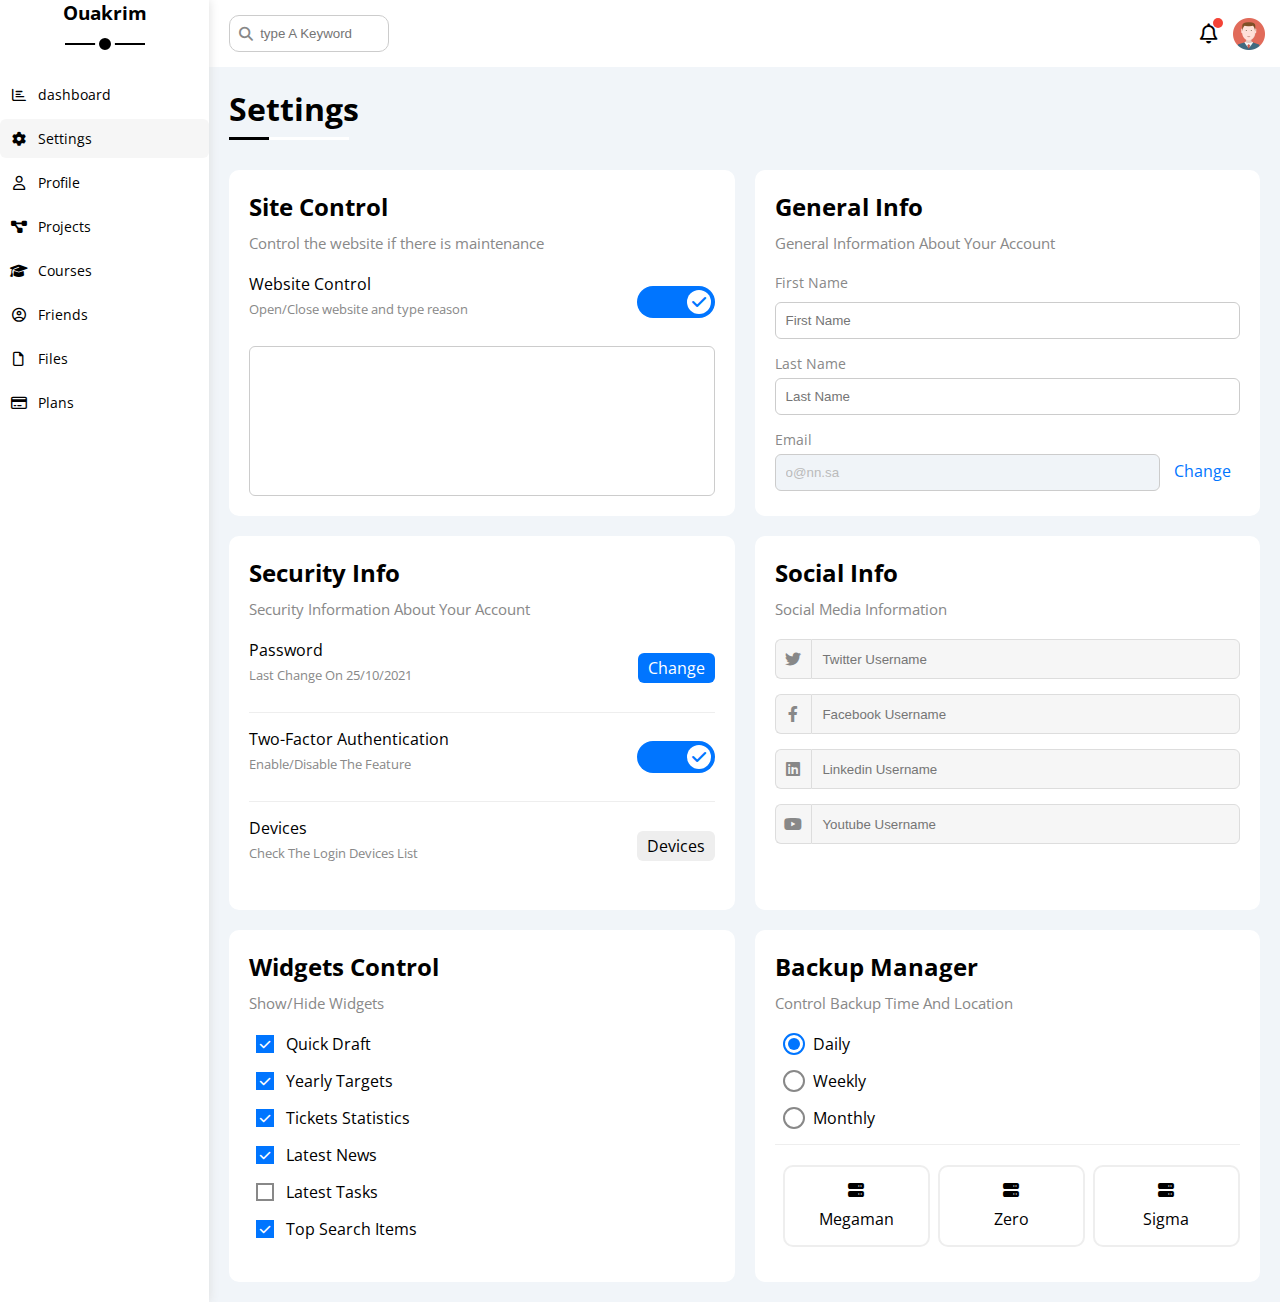
<file: settings.html>
<!DOCTYPE html>
<html lang="en">
  <head>
    <meta charset="UTF-8" />
    <meta http-equiv="X-UA-Compatible" content="IE=edge" />
    <meta name="viewport" content="width=device-width, initial-scale=1.0" />
    <title>Settings</title>
    <link rel="stylesheet" href="css/all.min.css" />
    <link rel="stylesheet" href="css/freamework.css" />
    <link rel="stylesheet" href="css/master.css" />
    <link rel="preconnect" href="https://fonts.googleapis.com" />
    <link rel="preconnect" href="https://fonts.gstatic.com" crossorigin />
    <link
      href="https://fonts.googleapis.com/css2?family=Open+Sans:,wght@300;500&display=swap"
      rel="stylesheet"
    />
  </head>
  <body>
    <div class="page d-flex">
      <div class="sidebar bg-white p20 p-relative">
        <h3 class="p-relative txt-c mt-0">Ouakrim</h3>
        <ul>
          <li>
            <a
              class="d-flex align-center fs-14 c-black rad-6 p-10"
              href="index.html"
            >
              <i class="fa-regular fa-chart-bar fa-fw"></i>
              <span>dashboard</span>
            </a>
          </li>
          <li>
            <a
              class="active d-flex align-center fs-14 c-black rad-6 p-10"
              href="settings.html"
            >
              <i class="fa-solid fa-gear fa-fw"></i>
              <span>Settings</span>
            </a>
          </li>
          <li>
            <a
              class="d-flex align-center fs-14 c-black rad-6 p-10"
              href="profile.html"
            >
              <i class="fa-regular fa-user fa-fw"></i>
              <span>Profile</span>
            </a>
          </li>
          <li>
            <a
              class="d-flex align-center fs-14 c-black rad-6 p-10"
              href="projects.html"
            >
              <i class="fa-solid fa-diagram-project fa-fw"></i>
              <span>Projects</span>
            </a>
          </li>
          <li>
            <a
              class="d-flex align-center fs-14 c-black rad-6 p-10"
              href="courses.html"
            >
              <i class="fa-solid fa-graduation-cap fa-fw"></i>
              <span>Courses</span>
            </a>
          </li>
          <li>
            <a
              class="d-flex align-center fs-14 c-black rad-6 p-10"
              href="friends.html"
            >
              <i class="fa-regular fa-circle-user fa-fw"></i>
              <span>Friends</span>
            </a>
          </li>
          <li>
            <a
              class="d-flex align-center fs-14 c-black rad-6 p-10"
              href="files.html"
            >
              <i class="fa-regular fa-file fa-fw"></i>
              <span>Files</span>
            </a>
          </li>
          <li>
            <a
              class="d-flex align-center fs-14 c-black rad-6 p-10"
              href="plans.html"
            >
              <i class="fa-regular fa-credit-card fa-fw"></i>
              <span>Plans</span>
            </a>
          </li>
        </ul>
      </div>
      <div class="content w-full">
        <!-- start head  -->
        <div class="head bg-white p-15 between-flex">
          <div class="search p-relative">
            <input class="p-10" type="search" placeholder="type A Keyword" />
          </div>
          <div class="icons d-flex align-center">
            <span class="notification p-relative">
              <i class="fa-regular fa-bell fa-lg"></i>
            </span>
            <img src="imgs/avatar.png" alt="" />
          </div>
        </div>
        <!-- end head  -->
        <h1 class="p-relative">Settings</h1>
        <div class="settings-page m-20 d-grid gap-20">
          <!-- start setting box -->
          <div class="p-20 bg-white rad-10">
            <h2 class="mt-0 mb-10">Site Control</h2>
            <p class="mt-0 mb-20 c-grey fs-15">
              Control the website if there is maintenance
            </p>
            <div class="mb-15 between-flex">
              <div>
                <span>Website Control</span>
                <p class="c-grey mt-5 mb-0 fs-13">
                  Open/Close website and type reason
                </p>
              </div>
              <div>
                <label>
                  <input class="toggle-checkbox" type="checkbox" checked />
                  <div class="toggle-switch"></div>
                </label>
              </div>
            </div>
            <textarea
              class="close-message p-10 rad-6 d-block w-full"
            ></textarea>
          </div>
          <!-- end setting box -->
          <!-- Start Settings Box -->
          <div class="p-20 bg-white rad-10">
            <h2 class="mt-0 mb-10">General Info</h2>
            <p class="mt-0 mb-20 c-grey fs-15">
              General Information About Your Account
            </p>
            <div class="mb-15">
              <label class="fs-14 c-grey d-block mb-10" for="first"
                >First Name</label
              >
              <input
                class="b-none border-ccc p-10 rad-6 d-block w-full"
                type="text"
                id="first"
                placeholder="First Name"
              />
            </div>
            <div class="mb-15">
              <label class="fs-14 c-grey d-block mb-5" for="last"
                >Last Name</label
              >
              <input
                class="b-none border-ccc p-10 rad-6 d-block w-full"
                id="last"
                type="text"
                placeholder="Last Name"
              />
            </div>
            <div>
              <label class="fs-14 c-grey d-block mb-5" for="email">Email</label>
              <input
                class="email b-none border-ccc p-10 rad-6 w-full mr-10"
                id="email"
                type="email"
                value="o@nn.sa"
                disabled
              />
              <a class="c-blue" href="#">Change</a>
            </div>
          </div>
          <!-- End Settings Box -->
          <!-- Start Settings Box -->
          <div class="p-20 bg-white rad-10">
            <h2 class="mt-0 mb-10">Security Info</h2>
            <p class="mt-0 mb-20 c-grey fs-15">
              Security Information About Your Account
            </p>
            <div class="sec-box mb-15 between-flex">
              <div>
                <span>Password</span>
                <p class="c-grey mt-5 mb-0 fs-13">Last Change On 25/10/2021</p>
              </div>
              <a class="button bg-blue c-white btn-shape" href="#">Change</a>
            </div>
            <div class="sec-box mb-15 between-flex">
              <div>
                <span>Two-Factor Authentication</span>
                <p class="c-grey mt-5 mb-0 fs-13">Enable/Disable The Feature</p>
              </div>
              <label>
                <input class="toggle-checkbox" type="checkbox" checked />
                <div class="toggle-switch"></div>
              </label>
            </div>
            <div class="sec-box between-flex">
              <div>
                <span>Devices</span>
                <p class="c-grey mt-5 mb-0 fs-13">
                  Check The Login Devices List
                </p>
              </div>
              <a class="bg-eee c-black btn-shape" href="#">Devices</a>
            </div>
          </div>
          <!-- End Settings Box -->
          <!-- Start Settings Box -->
          <div class="social-boxes p-20 bg-white rad-10">
            <h2 class="mt-0 mb-10">Social Info</h2>
            <p class="mt-0 mb-20 c-grey fs-15">Social Media Information</p>
            <div class="d-flex align-center mb-15">
              <i class="fa-brands fa-twitter center-flex c-grey"></i>
              <input class="w-full" type="text" placeholder="Twitter Username" />
            </div>
            <div class="d-flex align-center mb-15">
              <i class="fa-brands fa-facebook-f center-flex c-grey"></i>
              <input class="w-full" type="text" placeholder="Facebook Username" />
            </div>
            <div class="d-flex align-center mb-15">
              <i class="fa-brands fa-linkedin center-flex c-grey"></i>
              <input class="w-full" type="text" placeholder="Linkedin Username" />
            </div>
            <div class="d-flex align-center">
              <i class="fa-brands fa-youtube center-flex c-grey"></i>
              <input class="w-full" type="text" placeholder="Youtube Username" />
            </div>
          </div>
          <!-- End Settings Box -->
          <!-- Start Settings Box -->
          <div class="widgets-control p-20 bg-white rad-10">
            <h2 class="mt-0 mb-10">Widgets Control</h2>
            <p class="mt-0 mb-20 c-grey fs-15">Show/Hide Widgets</p>
            <div class="control d-flex align-center mb-15">
              <input type="checkbox" id="one" checked />
              <label for="one">Quick Draft</label>
            </div>
            <div class="control d-flex align-center mb-15">
              <input type="checkbox" id="two" checked />
              <label for="two">Yearly Targets</label>
            </div>
            <div class="control d-flex align-center mb-15">
              <input type="checkbox" id="three" checked />
              <label for="three">Tickets Statistics</label>
            </div>
            <div class="control d-flex align-center mb-15">
              <input type="checkbox" id="four" checked />
              <label for="four">Latest News</label>
            </div>
            <div class="control d-flex align-center mb-15">
              <input type="checkbox" id="five" />
              <label for="five">Latest Tasks</label>
            </div>
            <div class="control d-flex align-center mb-15">
              <input type="checkbox" id="six" checked />
              <label for="six">Top Search Items</label>
            </div>
        </div>
        <!-- End Settings Box -->
        
          <!-- Start Settings Box -->
          <div class="backup-control p-20 bg-white rad-10">
            <h2 class="mt-0 mb-10">Backup Manager</h2>
            <p class="mt-0 mb-20 c-grey fs-15">Control Backup Time And Location</p>
            <div class="date d-flex align-center mb-15">
              <input type="radio" name="time" id="daily" checked />
              <label for="daily">Daily</label>
            </div>
            <div class="date d-flex align-center mb-15">
              <input type="radio" name="time" id="weekly" />
              <label for="weekly">Weekly</label>
            </div>
            <div class="date d-flex align-center mb-15">
              <input type="radio" name="time" id="monthly" />
              <label for="monthly">Monthly</label>
            </div>
            <div class="servers d-flex align-center txt-c">
              <input type="radio" name="servers" id="server-one" />
              <div class="server mb-15 rad-10 w-full">
                <label class="d-block m-15" for="server-one">
                  <i class="fa-solid fa-server d-block mb-10"></i>
                  Megaman
                </label>
              </div>
              <input type="radio" name="servers" id="server-two" checked />
              <div class="server mb-15 rad-10 w-full">
                <label class="d-block m-15" for="server-two">
                  <i class="fa-solid fa-server d-block mb-10"></i>
                  Zero
                </label>
              </div>
              <input type="radio" name="servers" id="server-three" />
              <div class="server mb-15 rad-10 w-full">
                <label class="d-block m-15" for="server-three">
                  <i class="fa-solid fa-server d-block mb-10"></i>
                  Sigma
                </label>
              </div>
            </div>
          </div>
          <!-- End Settings Box -->
      </div>
    </div>
  </body>
</html>
</file>
<file: css/freamework.css>
/* Start Box */
.d-flex {
  display: flex;
}
.f-wrap {
  flex-wrap: wrap;
}
.align-center {
  align-items: center;
}
.space-between {
  justify-content: space-between;
}
.d-grid {
  display: grid;
}
.gap-20 {
  gap: 20px;
}
.d-block {
  display: block;
}
@media (max-width: 767px) {
  .block-mobile {
    display: block;
  }
  .hide-mobile {
    display: none;
  }
}
/* End Box */
/* Start Padding + Margin */
.p-10 {
  padding: 10px;
}
.p-15 {
  padding: 15px;
}
.p-20 {
  padding: 20px;
}
.pt-10 {
  padding-top: 10px;
}
.pt-15 {
  padding-top: 15px;
}
.pt-20 {
  padding-top: 20px;
}
.pb-10 {
  padding-bottom: 10px;
}
.pb-15 {
  padding-bottom: 15px;
}
.pb-20 {
  padding-bottom: 20px;
}
.pl-15 {
  padding-left: 15px;
}
.m-0 {
  margin: 0;
}
.m-15 {
  margin: 15px;
}
.m-20 {
  margin: 20px;
}
.mt-0 {
  margin-top: 0;
}
.mt-5 {
  margin-top: 5px;
}
.mt-10 {
  margin-top: 10px;
}
.mt-15 {
  margin-top: 15px;
}
.mt-20 {
  margin-top: 20px;
}
.mt-25 {
  margin-top: 25px;
}
.mr-10 {
  margin-right: 10px;
}
.mr-15 {
  margin-right: 15px;
}
.mb-5 {
  margin-bottom: 5px;
}
.mb-10 {
  margin-bottom: 10px;
}
.mb-15 {
  margin-bottom: 15px;
}
.mb-20 {
  margin-bottom: 20px;
}
.mb-25 {
  margin-bottom: 25px;
}
/* End Padding + Margin */
/* Start Color */
.c-black {
  color: black;
}
.c-white {
  color: white;
}
.c-grey {
  color: var(--grey-color);
}
.c-red {
  color: var(--red-color);
}
.c-green {
  color: var(--green-color);
}
.c-blue {
  color: var(--blue-color);
}
.c-orange {
  color: var(--orange-color);
}
.bg-red {
  background-color: var(--red-color);
}
.bg-green {
  background-color: var(--green-color);
}
.bg-blue {
  background-color: var(--blue-color);
}
.bg-orange {
  background-color: var(--orange-color);
}
.bg-white {
  background-color: white;
}
.bg-eee {
  background-color: #eee;
}
/* End Color */
/* Start Position */
.p-relative {
  position: relative;
}
.p-absolute {
  position: absolute;
}
/* End Position */
/* Start Font */
.txt-c {
  text-align: center;
}
.fs-13 {
  font-size: 13px;
}
.fs-14 {
  font-size: 14px;
}
.fs-15 {
  font-size: 15px;
}
.fs-25 {
  font-size: 25px;
}
.fw-bold {
  font-weight: bold;
}
@media (max-width: 767px) {
  .txt-c-mobile {
    text-align: center;
  }
}
/* End Font */
/* Start Border */
.rad-6 {
  border-radius: 6px;
}
.rad-10 {
  border-radius: 10px;
}
.rad-half {
  border-radius: 50%;
}
.b-none {
  border: none;
}
.border-ccc {
  border: 1px solid #ccc;
}
.border-eee {
  border: 1px solid #eee;
}

/* End Border */
/* Start Width + Height */
.w-full {
  width: 100%;
}
.w-100 {
  width: 100px;
}
.w-fit {
  width: fit-content;
}
.h-full {
  height: 100%;
}
.h-100 {
  height: 100px;
}
/* End Width + Height */
/* Start Components */
.center-flex {
  display: flex;
  align-items: center;
  justify-content: center;
}
.between-flex {
  display: flex;
  align-items: center;
  justify-content: space-between;
}
.btn-shape {
  padding: 4px 10px;
  border-radius: 6px;
}
/* End Components */
</file>
<file: css/master.css>
:root {
  --blue-color: #0075ff;
  --blue-alt-color: #0d69d5;
  --orange-color: #f59e0b;
  --green-color: #22c55e;
  --red-color: #f44336;
  --grey-color: #888;
}
* {
  box-sizing: border-box;
}
body {
  font-family: "open sans", sans-serif;
  margin: 0;
}
*:focus {
  outline: none;
}
a {
  text-decoration: none;
}
.page {
  background-color: #f1f5f9;
  min-height: 100vh;
}
ul {
  list-style: none;
  padding: 0;
}
::-webkit-scrollbar {
  width: 15px;
}
::-webkit-scrollbar-track {
  background-color: white;
}
::-webkit-scrollbar-thumb {
  background-color: var(--blue-color);
}
::-webkit-scrollbar-thumb:hover {
  background-color: var(--blue-alt-color);
}
/* start sidebar */
.sidebar {
  width: 250px;
  box-shadow: 0 0 10px #ddd;
}
.sidebar > h3 {
  margin-bottom: 50px;
}
.sidebar > h3::before {
  content: "";
  background-color: black;
  width: 80px;
  height: 2px;
  position: absolute;
  bottom: -20px;
  transform: translateX(-50%);
  left: 50%;
}
.sidebar > h3::after {
  content: "";
  background-color: black;
  width: 12px;
  height: 12px;
  position: absolute;
  bottom: -29px;
  transform: translateX(-50%);
  left: 50%;
  border-radius: 50%;
  border: 4px solid white;
}
.sidebar ul li a {
  transition: 0.3s;
  margin-bottom: 5px;
}
.sidebar ul li a:hover,
.sidebar ul li a.active {
  background-color: #f6f6f6;
}
.sidebar ul li a span {
  font-size: 14px;
  margin-left: 10px;
}
@media (max-width: 767px) {
  .sidebar {
    width: 58px;
    padding: 10px;
  }
  .sidebar > h3 {
    font-size: 13px;
    margin-bottom: 15px;
  }
  .sidebar > h3::before,
  .sidebar > h3::after {
    display: none;
  }
  .sidebar ul li a span {
    display: none;
  }
}
/* end sidebar */
/* start content  */
.content {
  overflow: hidden;
}
.head .search::before {
  font-family: var(--fa-style-family-classic);
  content: "\f002";
  font-weight: 900;
  position: absolute;
  left: 15px;
  top: 50%;
  transform: translateY(-50%);
  font-size: 14px;
  color: var(--grey-color);
}
.head .search input {
  border: 1px solid #ccc;
  border-radius: 10px;
  margin-left: 5px;
  padding-left: 30px;
  width: 160px;
  transition: width 0.3s;
}
.head .search input:focus {
  width: 200px;
}
.head .search input:focus::placeholder {
  opacity: 0;
}
.head .icons .notification::before {
  content: "";
  position: absolute;
  width: 10px;
  height: 10px;
  background-color: var(--red-color);
  border-radius: 50%;
  right: -5px;
  top: -5px;
}
.head .icons img {
  width: 32px;
  height: 32px;
  margin-left: 15px;
}
h1 {
  margin: 20px 20px 40px;
}
h1::before,
h1::after {
  content: "";
  height: 3px;
  position: absolute;
  bottom: -10px;
  left: 0;
}
h1::before {
  background-color: white;
  width: 120px;
}
h1::after {
  background-color: black;
  width: 40px;
}
/* start wrapper */
.wrapper {
  grid-template-columns: repeat(auto-fill, minmax(450px, 1fr));
  margin-left: 20px;
  margin-right: 20px;
  margin-bottom: 20px;
}
@media (max-width: 767px) {
  .wrapper {
    grid-template-columns: repeat minmax(150px, 1fr);
    margin-left: 10px;
    margin-right: 10px;
    gap: 10px;
  }
}
/* end wrapper */
/* end content   */
/* start welcome widget */
.welcome {
  overflow: hidden;
}
.welcome .intro img {
  width: 200px;
  margin-bottom: -10px;
}
.welcome .avatar {
  width: 64px;
  height: 64px;
  border: 2px solid white;
  padding: 2px;
  box-shadow: 0 0 5px #ddd;
  margin-left: 20px;
  margin-top: -32px;
}
.welcome .body {
  border-top: 1px solid #eee;
  border-bottom: 1px solid #eee;
}
.welcome .body > div {
  flex: 1;
}
.welcome .visit {
  margin: 0 15px 15px auto;
  transition: 0.3s;
}
.welcome .visit:hover {
  background-color: var(--blue-alt-color);
}
@media (max-width: 767px) {
  .welcome .intro {
    margin-bottom: 30px;
  }
  .welcome .avatar {
    margin-left: 0;
  }
  .welcome .body > div:not(:last-child) {
    margin-bottom: 20px;
  }
}
/* end welcome widget */
/* start quick draft */
.quick-draft {
  resize: none;
  min-height: 180px;
}
.quick-draft .save {
  margin-left: auto;
  cursor: pointer;
}
/* end quick draft */
/* start targets */
.targets .target-row .icon {
  width: 80px;
  height: 80px;
  margin-right: 15px;
}
.targets .details {
  flex: 1;
}
.targets .details .progress {
  height: 4px;
}
.targets .details .progress > span {
  position: absolute;
  left: 0;
  top: 0;
  height: 100%;
}
.targets .details .progress > span span {
  position: absolute;
  bottom: 16px;
  right: -16px;
  color: white;
  padding: 2px 5px;
  border-radius: 6px;
  font-size: 13px;
}
.targets .details .progress > span span::after {
  content: "";
  border-color: transparent;
  border-width: 5px;
  border-style: solid;
  position: absolute;
  bottom: -10px;
  left: 50%;
  transform: translateX(-50%);
}
.targets .details .progress > .blue span::after {
  border-top-color: var(--blue-color);
}
.targets .details .progress > .orange span::after {
  border-top-color: var(--orange-color);
}
.targets .details .progress > .green span::after {
  border-top-color: var(--green-color);
}
.blue .icon,
.blue .progress {
  background-color: rgb(0 117 255 /20%);
}
.orange .icon,
.orange .progress {
  background-color: rgb(245 158 11 /20%);
}
.green .icon,
.green .progress {
  background-color: rgb(34 197 94 /20%);
}
/* end targets */
/* start ticket */
.tickets .box {
  border: 1px solid #ccc;
  width: calc(50% - 10px);
}
@media (max-width: 767px) {
  .tickets .box {
    width: 100%;
  }
}
/* end ticket */
/* start latest news  */
.latest-news .news-row:not(:last-of-type) {
  margin-bottom: 20px;
  padding-bottom: 20px;
  border-bottom: 1px solid #ccc;
}
.latest-news .news-row img {
  width: 100px;
  border-radius: 6px;
  margin-right: 15px;
}
.latest-news .info {
  flex-grow: 1;
}
.latest-news .info h3 {
  margin: 0 0 6px;
  font-size: 16px;
}
@media (max-width: 767px) {
  .latest-news .news-row {
    display: block;
  }
  .latest-news .news-row .label {
    margin: 10px auto;
    width: fit-content;
  }
}
/* end latest news  */
/* START tasks */
.tasks .task-row:not(:last-of-type) {
  margin-bottom: 15px;
  padding-bottom: 15px;
  border-bottom: 1px solid #eee;
}
.tasks .info {
  flex-grow: 1;
}
.tasks .done {
  opacity: 0.3;
}
.tasks .done h3,
.tasks .done p {
  text-decoration: line-through;
}
.tasks .delete {
  cursor: pointer;
  transition: 0.3s;
}
.tasks .delete:hover {
  color: var(--red-color);
}
/* end tasks */
/* start latest uploads */
.latest-uploads ul li:not(:last-child) {
  border-bottom: 1px solid #eee;
}
.latest-uploads ul li img {
  width: 40px;
  height: 40px;
}
/* end latest uploads */
/* start last project steps */
.last-project ul::before {
  content: "";
  position: absolute;
  left: 11px;
  width: 2px;
  height: 100%;
  background-color: var(--blue-color);
}
.last-project ul li::before {
  content: "";
  width: 20px;
  height: 20px;
  display: block;
  border-radius: 50%;
  background-color: white;
  border: 2px solid white;
  outline: 2px solid var(--blue-color);
  margin-right: 15px;
  z-index: 1;
}
.last-project ul li.done::before {
  background-color: var(--blue-color);
}
.last-project ul li.current::before {
  animation: change-color 0.8s infinite alternate;
}
/* end last project steps */
/* start reminders */
.reminders ul li .key {
  width: 15px;
  height: 15px;
}
.reminders ul li > .blue {
  border-left: 2px solid var(--blue-color);
}
.reminders ul li > .green {
  border-left: 2px solid var(--green-color);
}
.reminders ul li > .orange {
  border-left: 2px solid var(--orange-color);
}
.reminders ul li > .red {
  border-left: 2px solid var(--red-color);
}
/* end reminders */
/* start last post  */
.latest-post .avatar {
  width: 48px;
  height: 48px;
}
.latest-post .post-content {
  line-height: 1.8;
  border-top: 1px solid #eee;
  border-bottom: 1px solid #eee;
  min-height: 140px;
}
/* end last post  */
/* Start Social Media Stats Widget  */
.social-media .box {
  padding-left: 70px;
}
.social-media .box i {
  position: absolute;
  left: 0;
  top: 0;
  width: 52px;
  transition: 0.3s;
}
.social-media .box i:hover {
  transform: rotate(5deg);
}
.social-media .twitter {
  background-color: rgb(29 161 242 / 20%);
  color: #1da1f2;
}
.social-media .twitter i,
.social-media .twitter a {
  background-color: #1da1f2;
}
.social-media .facebook {
  background-color: rgb(24 119 242 / 20%);
  color: #1877f2;
}
.social-media .facebook i,
.social-media .facebook a {
  background-color: #1877f2;
}
.social-media .youtube {
  background-color: rgb(255 0 0/ 20%);
  color: #ff0000;
}
.social-media .youtube i,
.social-media .youtube a {
  background-color: #ff0000;
}
.social-media .linkedin {
  background-color: rgb(0 119 181 / 20%);
  color: #0077b5;
}
.social-media .linkedin i,
.social-media .linkedin a {
  background-color: #0077b5;
}
/* end Social Media Stats Widget  */
/* start projects table */
.projects .responsive-table {
  overflow-x: auto;
}
.projects table {
  min-width: 1000px;
  border-spacing: 0;
}
.projects thead td {
  background-color: #eee;
  font-weight: bold;
}
.projects table td {
  padding: 15px;
}
.projects tbody td {
  border-bottom: 1px solid #eee;
  border-left: 1px solid #eee;
}
.projects table tbody tr td:last-child {
  border-right: 1px solid #eee;
}
.projects table img {
  width: 32px;
  height: 32px;
  padding: 2px;
  background-color: white;
}
.projects table img:not(:first-child) {
  margin-left: -20px;
}
.projects table .label {
  font-size: 13px;
}
/* end projects table */
/*  start settings */
.settings-page {
  grid-template-columns: repeat(auto-fill, minmax(500px, 1fr));
}
@media (max-width: 767px) {
  .settings-page {
    grid-template-columns: minmax(100px, 1fr);
    margin-left: 10px;
    margin-right: 10px;
    gap: 10px;
  }
}
.settings-page .close-message {
  border: 1px solid #ccc;
  resize: none;
  min-height: 150px;
}
.settings-page .email {
  display: inline-flex;
  width: calc(100% - 80px);
}
.settings-page .sec-box {
  padding-bottom: 15px;
}
.settings-page .sec-box:not(:last-of-type) {
  border-bottom: 1px solid #eee;
}
.settings-page .sec-box .button {
  transition: 0.3s;
}
.settings-page .sec-box .button:hover {
  background-color: var(--blue-alt-color);
}
.settings-page .social-boxes i {
  width: 40px;
  height: 40px;
  background-color: #f6f6f6;
  border: 1px solid #ddd;
  border-right: none;
  border-radius: 6px 0 0 6px;
  transition: 0.3s;
}
.settings-page .social-boxes input {
  height: 40px;
  background-color: #f6f6f6;
  border: 1px solid #ddd;
  padding-left: 10px;
  border-radius: 0 6px 6px 0;
}
.settings-page .social-boxes > div:focus-within i {
  color: black;
}
.widgets-control .control input[type="checkbox"] {
  -webkit-appearance: none;
  appearance: none;
}
.widgets-control .control label {
  padding-left: 30px;
  cursor: pointer;
  position: relative;
}
.widgets-control .control label::before {
  content: "";
  position: absolute;
  left: 0;
  top: 50%;
  width: 14px;
  height: 14px;
  border: 2px solid var(--grey-color);
  margin-top: -9px;
}
.widgets-control .control label::after {
  font-family: var(--fa-style-family-classic);
  content: "\f00c";
  font-weight: 900;
  position: absolute;
  left: 0;
  top: 50%;
  margin-top: -9px;
  background-color: var(--blue-color);
  color: white;
  font-size: 12px;
  width: 18px;
  height: 18px;
  display: flex;
  justify-content: center;
  align-items: center;
  transform: scale(0) rotate(360deg);
  transition: 0.3s;
}
.widgets-control .control input[type="checkbox"]:checked + label::after {
  transform: scale(1);
}
.backup-control input[type="radio"] {
  -webkit-appearance: none;
  appearance: none;
}
.backup-control .date label {
  padding-left: 30px;
  cursor: pointer;
  position: relative;
}
.backup-control .date label::before {
  content: "";
  position: absolute;
  top: 50%;
  left: 0;
  margin-top: -11px;
  width: 18px;
  height: 18px;
  border: 2px solid var(--grey-color);
  border-radius: 50%;
}
.backup-control .date label::after {
  content: "";
  position: absolute;
  left: 5px;
  top: 5px;
  width: 12px;
  height: 12px;
  background: var(--blue-color);
  border-radius: 50%;
  transition: 0.3s;
  transform: scale(0);
}
.backup-control .date input[type="radio"]:checked + label::before {
  border-color: var(--blue-color);
}
.backup-control .date input[type="radio"]:checked + label::after {
  transform: scale(1);
}
.backup-control .servers {
  border-top: 1px solid #eee;
  padding-top: 20px;
}
@media (max-width: 767px) {
  .backup-control .servers {
    flex-wrap: wrap;
  }
}
.backup-control .servers .server {
  border: 2px solid #eee;
  position: relative;
}
.backup-control .servers .server label {
  cursor: pointer;
}
.backup-control .servers input[type="radio"]:checked .server {
  border-color: var(--blue-color);
  color: var(--blue-color);
}
.toggle-checkbox {
  -webkit-appearance: none;
  appearance: none;
  display: none;
}
.toggle-switch {
  background-color: #ccc;
  width: 78px;
  height: 32px;
  border-radius: 16px;
  position: relative;
  transition: 0.3s;
  cursor: pointer;
}
.toggle-switch::before {
  font-family: var(--fa-style-family-classic);
  content: "\f00d";
  font-weight: 900;
  background-color: white;
  width: 24px;
  height: 24px;
  position: absolute;
  border-radius: 50%;
  top: 4px;
  left: 4px;
  display: flex;
  justify-content: center;
  align-items: center;
  color: #aaa;
  transition: 0.3s;
}
.toggle-checkbox:checked + .toggle-switch {
  background-color: var(--blue-color);
}
.toggle-checkbox:checked + .toggle-switch::before {
  content: "\f00c";
  left: 50px;
  color: var(--blue-color);
}
.settings-page :disabled {
  cursor: no-drop;
  background-color: #f0f4f8;
  color: #bbb;
}
/*  end settings */
/* start pofile page  */
/* Start Profile Page */
@media (max-width: 767px) {
  .profile-page .overview {
    flex-direction: column;
  }
}
.profile-page .avatar-box {
  width: 300px;
}
@media (min-width: 768px) {
  .profile-page .avatar-box {
    border-right: 1px solid #eee;
  }
}
.profile-page .avatar-box > img {
  width: 120px;
  height: 120px;
}
.profile-page .avatar-box .level {
  height: 6px;
  overflow: hidden;
  margin: auto;
  width: 70%;
}
.profile-page .avatar-box .level span {
  position: absolute;
  left: 0;
  top: 0;
  height: 100%;
  background-color: var(--blue-color);
  border-radius: 6px;
}
.profile-page .info-box .box {
  flex-wrap: wrap;
  border-bottom: 1px solid #eee;
  transition: 0.3s;
}
.profile-page .info-box .box:hover {
  background-color: #f9f9f9;
}
.profile-page .info-box .box > div {
  min-width: 250px;
  padding: 10px 0 0;
}
.profile-page .info-box h4 {
  font-weight: normal;
}
/* Start Training Code */
.profile-page .info-box .toggle-switch {
  height: 20px;
}
@media (max-width: 767px) {
  .profile-page .info-box .toggle-switch {
    margin: auto;
  }
}
.profile-page .info-box .toggle-switch::before {
  width: 12px;
  height: 12px;
  font-size: 8px;
}
.profile-page .info-box .toggle-checkbox:checked + .toggle-switch::before {
  left: 62px;
}
/* End Training Code */
@media (max-width: 767px) {
  .profile-page .other-data {
    flex-direction: column;
  }
}
.profile-page .skills-card {
  flex-grow: 1;
}
.profile-page .skills-card ul li {
  padding: 15px 0;
}
.profile-page .skills-card ul li:not(:last-child) {
  border-bottom: 1px solid #eee;
}
.profile-page .skills-card ul li span {
  display: inline-flex;
  padding: 4px 10px;
  background-color: #eee;
  border-radius: 6px;
  font-size: 14px;
}
.profile-page .skills-card ul li span:not(:last-child) {
  margin-right: 5px;
}
.profile-page .activities {
  flex-grow: 2;
}
.profile-page .activity:not(:last-of-type) {
  border-bottom: 1px solid #eee;
  padding-bottom: 20px;
  margin-bottom: 20px;
}
.profile-page .activity img {
  width: 64px;
  height: 64px;
  margin-right: 10px;
}
@media (min-width: 768px) {
  .profile-page .activity .date {
    margin-left: auto;
    text-align: right;
  }
}
@media (max-width: 767px) {
  .profile-page .activity {
    flex-direction: column;
  }
  .profile-page .activity img {
    margin-right: 0;
    margin-bottom: 15px;
  }
  .profile-page .activity .date {
    margin-top: 15px;
  }
}
/* End Profile Page */
/* Start Projects Page */
.projects-page {
  grid-template-columns: repeat(auto-fill, minmax(500px, 1fr));
}
@media (max-width: 767px) {
  .projects-page {
    grid-template-columns: minmax(200px, 1fr);
    margin-left: 10px;
    margin-right: 10px;
    gap: 10px;
  }
}
.projects-page .project .date {
  position: absolute;
  right: 10px;
  top: 10px;
}
.projects-page .project h4 {
  font-weight: normal;
}
.projects-page .project .team {
  position: relative;
  min-height: 80px;
}
.projects-page .project .team a {
  position: absolute;
  left: 0;
  bottom: 0;
}
.projects-page .project .team a:nth-child(2) {
  left: 25px;
}
.projects-page .project .team a:nth-child(3) {
  left: 50px;
}
.projects-page .project .team a:nth-child(4) {
  left: 75px;
}
.projects-page .project .team a:nth-child(5) {
  left: 100px;
}
.projects-page .project .team a:hover {
  z-index: 100;
}
.projects-page .project .team img {
  width: 40px;
  height: 40px;
  border-radius: 50%;
  border: 2px solid white;
}
.projects-page .project .do {
  justify-content: flex-end;
  border-top: 1px solid #eee;
  padding-top: 15px;
  margin-top: 15px;
}
@media (max-width: 767px) {
  .projects-page .project .do {
    flex-direction: column;
  }
}
.projects-page .project .do span {
  padding: 3px 8px;
  margin-left: 5px;
  width: fit-content;
}
@media (max-width: 767px) {
  .projects-page .project .do span:not(:last-child) {
    margin-bottom: 15px;
  }
}
.projects-page .project .info {
  border-top: 1px solid #eee;
  margin-top: 15px;
  padding-top: 15px;
}
@media (max-width: 767px) {
  .projects-page .project .info {
    flex-direction: column;
  }
}
.projects-page .project .prog {
  height: 8px;
  width: 260px;
  position: relative;
  border-radius: 6px;
}
@media (max-width: 767px) {
  .projects-page .project .prog {
    margin-bottom: 15px;
  }
}
.projects-page .project .prog span {
  position: absolute;
  left: 0;
  top: 0;
  height: 100%;
  border-radius: 6px;
}
/* end Projects Page */
/* Start Courses Page */
.courses-page {
  grid-template-columns: repeat(auto-fill, minmax(300px, 1fr));
}
@media (max-width: 767px) {
  .courses-page {
    grid-template-columns: minmax(200px, 1fr);
    margin-left: 10px;
    margin-right: 10px;
    gap: 10px;
  }
}
.courses-page .course {
  overflow: hidden;
}
.courses-page .course .cover {
  max-width: 100%;
}
.courses-page .course .instructor {
  position: absolute;
  width: 64px;
  height: 64px;
  border-radius: 50%;
  top: 20px;
  left: 20px;
  border: 2px solid white;
}
.courses-page .course .description {
  line-height: 1.6;
}
.courses-page .course .info {
  border-top: 1px solid #eee;
  font-size: 13px;
}
.courses-page .course .info .title {
  position: absolute;
  top: -13px;
  left: 50%;
  transform: translateX(-50%);
  font-size: 13px;
}
/* End Courses Page */
/* start friends page */
.friends-page {
  grid-template-columns: repeat(auto-fill, minmax(300px, 1fr));
}
@media (max-width: 767px) {
  .friends-page {
    grid-template-columns: minmax(200px, 1fr);
    margin-left: 10px;
    margin-right: 10px;
    gap: 10px;
  }
}
.friends-page .contact {
  position: absolute;
  left: 10px;
  top: 10px;
}
.friends-page .contact i {
  background-color: #eee;
  padding: 10px;
  border-radius: 50%;
  color: #666;
  font-size: 13px;
  cursor: pointer;
  transition: 0.3s;
}
.friends-page .contact i:hover {
  background-color: var(--blue-color);
  color: white;
}
.friends-page .friend .icons {
  border-top: 1px solid #eee;
  border-bottom: 1px solid #eee;
  margin-top: 15px;
  margin-bottom: 15px;
  padding-top: 15px;
  padding-bottom: 15px;
}
.friends-page .friend .icons i {
  margin-right: 5px;
}
.friends-page .friend .icons .vip {
  position: absolute;
  right: 0;
  top: 50%;
  transform: translateY(-50%);
  font-size: 40px;
  opacity: 0.2;
}
/* end friends page */
/* Start Files Page */
.files-page {
  flex-direction: row-reverse;
  align-items: flex-start;
}
@media (max-width: 767px) {
  .files-page {
    flex-direction: column;
    align-items: normal;
  }
}
.files-page .files-stats {
  min-width: 260px;
}
.files-page .files-stats .icon {
  width: 40px;
  height: 40px;
  margin-right: 10px;
}
.files-page .files-stats .size {
  margin-left: auto;
}
.files-page .files-stats .blue {
  background-color: rgb(0 117 255 / 20%);
}
.files-page .files-stats .green {
  background-color: rgb(34 197 94 / 20%);
}
.files-page .files-stats .red {
  background-color: rgb(244 67 54 / 20%);
}
.files-page .files-stats .orange {
  background-color: rgb(245 158 11 / 20%);
}
.files-page .files-stats .upload {
  margin: 15px auto 0;
  padding: 10px 15px;
  transition: 0.3s;
}
.files-page .files-stats .upload:hover {
  background-color: var(--blue-alt-color);
}
.files-page .files-stats .upload:hover i {
  animation: go-up 0.8s infinite;
}
.files-page .files-content {
  flex: 1;
  grid-template-columns: repeat(auto-fill, minmax(200px, 1fr));
}
.files-page .files-content img {
  width: 64px;
  height: 64px;
  transition: 0.3s;
}
.files-page .files-content .file:hover img {
  transform: rotate(5deg);
}
.files-page .files-content .info {
  border-top: 1px solid #eee;
}
/* End Files Page */
/* Start Plans Page */
/* Start Plans Page */
.plans-page {
  grid-template-columns: repeat(auto-fill, minmax(450px, 1fr));
}
@media (max-width: 767px) {
  .plans-page {
    grid-template-columns: minmax(250px, 1fr);
    margin-left: 10px;
    margin-right: 10px;
    gap: 10px;
  }
}
.plans-page .plan .top {
  border: 3px solid white;
  outline: 3px solid transparent;
}
.plans-page .plan.green .top {
  outline-color: var(--green-color);
}
.plans-page .plan.blue .top {
  outline-color: var(--blue-color);
}
.plans-page .plan.orange .top {
  outline-color: var(--orange-color);
}
.plans-page .plan .price {
  position: relative;
  font-size: 40px;
  width: fit-content;
  margin: auto;
}
.plans-page .plan .price span {
  position: absolute;
  left: -20px;
  top: 0;
  font-size: 25px;
}
.plans-page .plan ul li {
  padding: 15px 0;
  display: flex;
  align-items: center;
  font-size: 15px;
  border-bottom: 1px solid #eee;
}
.plans-page .plan ul li .yes {
  color: var(--green-color);
}
.plans-page .plan ul li i:not(.yes, .help) {
  color: var(--red-color);
}
.plans-page .plan ul li i:first-child {
  font-size: 18px;
  margin-right: 5px;
}
.plans-page .plan ul li .help {
  color: var(--grey-color);
  margin-left: auto;
  cursor: pointer;
}
/* End Plans Page */
/* Start Animation */
@keyframes change-color {
  from {
    background-color: var(--blue-color);
  }
  to {
    background-color: white;
  }
}
@keyframes go-up {
  0%,
  100% {
    transform: translateY(0);
  }
  50% {
    transform: translateY(-5px);
  }
}
/* end animation */
</file>
